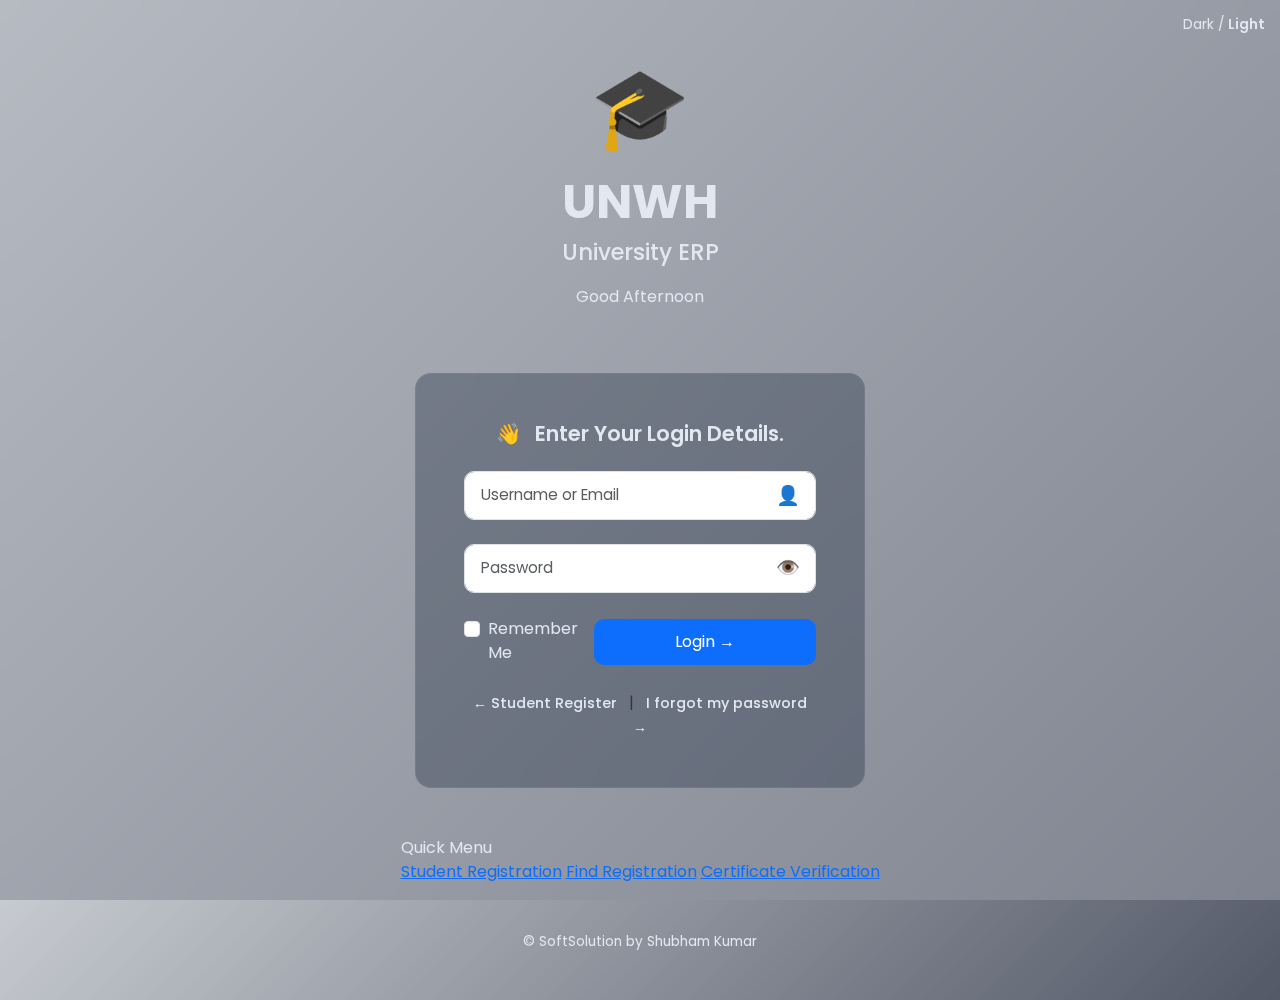
<file: index.html>
<!DOCTYPE html>
<html lang="en">
<head>
    <meta charset="UTF-8" />
    <meta name="viewport" content="width=device-width, initial-scale=1.0"/>
    <title>UNWH - University ERP</title>
    
    <link href="https://cdn.jsdelivr.net/npm/bootstrap@5.3.3/dist/css/bootstrap.min.css" rel="stylesheet">
    <link href="https://fonts.googleapis.com/css2?family=Poppins:wght@400;500;600&display=swap" rel="stylesheet">
    
    <link rel="stylesheet" href="style.css">
</head>
<body class="theme-blur">  <!-- default theme -->

    <div class="theme-toggle">
        <a href="#" class="theme-link" data-theme="dark">Dark</a> / 
        <!-----
        <a href="#" class="theme-link" data-theme="blur">Blur</a> / --> 
        <a href="#" class="theme-link active" data-theme="light">Light</a>
    </div>

    <div class="container d-flex flex-column align-items-center justify-content-center min-vh-100 py-4 py-md-5">
        
        <div class="text-center mb-4 mb-md-5">
            <div class="logo">
                <span class="graduation-cap">🎓</span>
            </div>
            <h1 class="university-name">UNWH</h1>
            <p class="erp-title">University ERP</p>
            <p class="greeting" id="greeting">Good Night</p>
        </div>

        <div class="login-card">
            <div class="card-body p-4 p-md-5">
                <h4 class="text-center mb-4 login-heading">
                    <span class="hand-emoji">👋</span> Enter Your Login Details.
                </h4>

                <form>
                    <div class="mb-4 position-relative">
                        <input type="text" class="form-control form-control-lg" placeholder="Username or Email" required>
                        <span class="input-icon user-icon">👤</span>
                    </div>

                    <div class="mb-4 position-relative">
                        <input type="password" id="passwordInput" class="form-control form-control-lg" placeholder="Password" required>
                        <span class="input-icon eye-icon" id="togglePassword">👁️</span>
                    </div>

                    <div class="d-flex flex-column flex-md-row justify-content-between align-items-center mb-4 gap-3">
                        <div class="form-check">
                            <input class="form-check-input" type="checkbox" id="rememberMe">
                            <label class="form-check-label" for="rememberMe">Remember Me</label>
                        </div>
                        <button type="submit" class="btn btn-primary btn-lg login-btn w-100 w-md-auto">
                            Login →
                        </button>
                    </div>
                </form>

                <div class="text-center quick-menu-section mt-3">
                    <a href="#" class="quick-link d-block d-md-inline">← Student Register</a>
                    <span class="mx-2 text-muted d-none d-md-inline">|</span>
                    <a href="#" class="quick-link d-block d-md-inline mt-2 mt-md-0">I forgot my password →</a>
                </div>
            </div>
        </div>

        <div class="quick-menu-box mt-4 mt-md-5">
            <div class="quick-menu-title">Quick Menu</div>
            <div class="quick-items">
                <a href="#" class="quick-item">Student Registration</a>
                <a href="#" class="quick-item">Find Registration</a>
                <a href="#" class="quick-item">Certificate Verification</a>
            </div>
        </div>

        <footer class="mt-4 mt-md-5 text-center copyright">
            © SoftSolution by Shubham Kumar 
        </footer>

    </div>

    <script src="https://cdn.jsdelivr.net/npm/bootstrap@5.3.3/dist/js/bootstrap.bundle.min.js"></script>
    <script>
        // Password toggle
        const togglePassword = document.querySelector('#togglePassword');
        const passwordInput = document.querySelector('#passwordInput');
        if (togglePassword && passwordInput) {
            togglePassword.addEventListener('click', function () {
                const type = passwordInput.getAttribute('type') === 'password' ? 'text' : 'password';
                passwordInput.setAttribute('type', type);
                this.textContent = type === 'password' ? '👁️' : '🙈';
            });
        }

        // Auto Greeting
        function updateGreeting() {
            const hour = new Date().getHours();
            let greeting = "Good Night";
            if (hour >= 5 && hour < 12) greeting = "Good Morning";
            else if (hour >= 12 && hour < 17) greeting = "Good Afternoon";
            else if (hour >= 17 && hour < 21) greeting = "Good Evening";
            document.getElementById('greeting').textContent = greeting;
        }
        updateGreeting();
        setInterval(updateGreeting, 3600000);

        // Theme Switch
        const themeLinks = document.querySelectorAll('.theme-link');
        const body = document.body;

        themeLinks.forEach(link => {
            link.addEventListener('click', function(e) {
                e.preventDefault();
                
                // Remove active from all
                themeLinks.forEach(l => l.classList.remove('active'));
                // Add active to clicked
                this.classList.add('active');

                const theme = this.getAttribute('data-theme');
                
                // Remove all theme classes first
                body.classList.remove('theme-light', 'theme-dark', 'theme-blur');
                
                // Add selected theme class
                body.classList.add(`theme-${theme}`);
            });
        });
    </script>
</body>
</html>
</file>
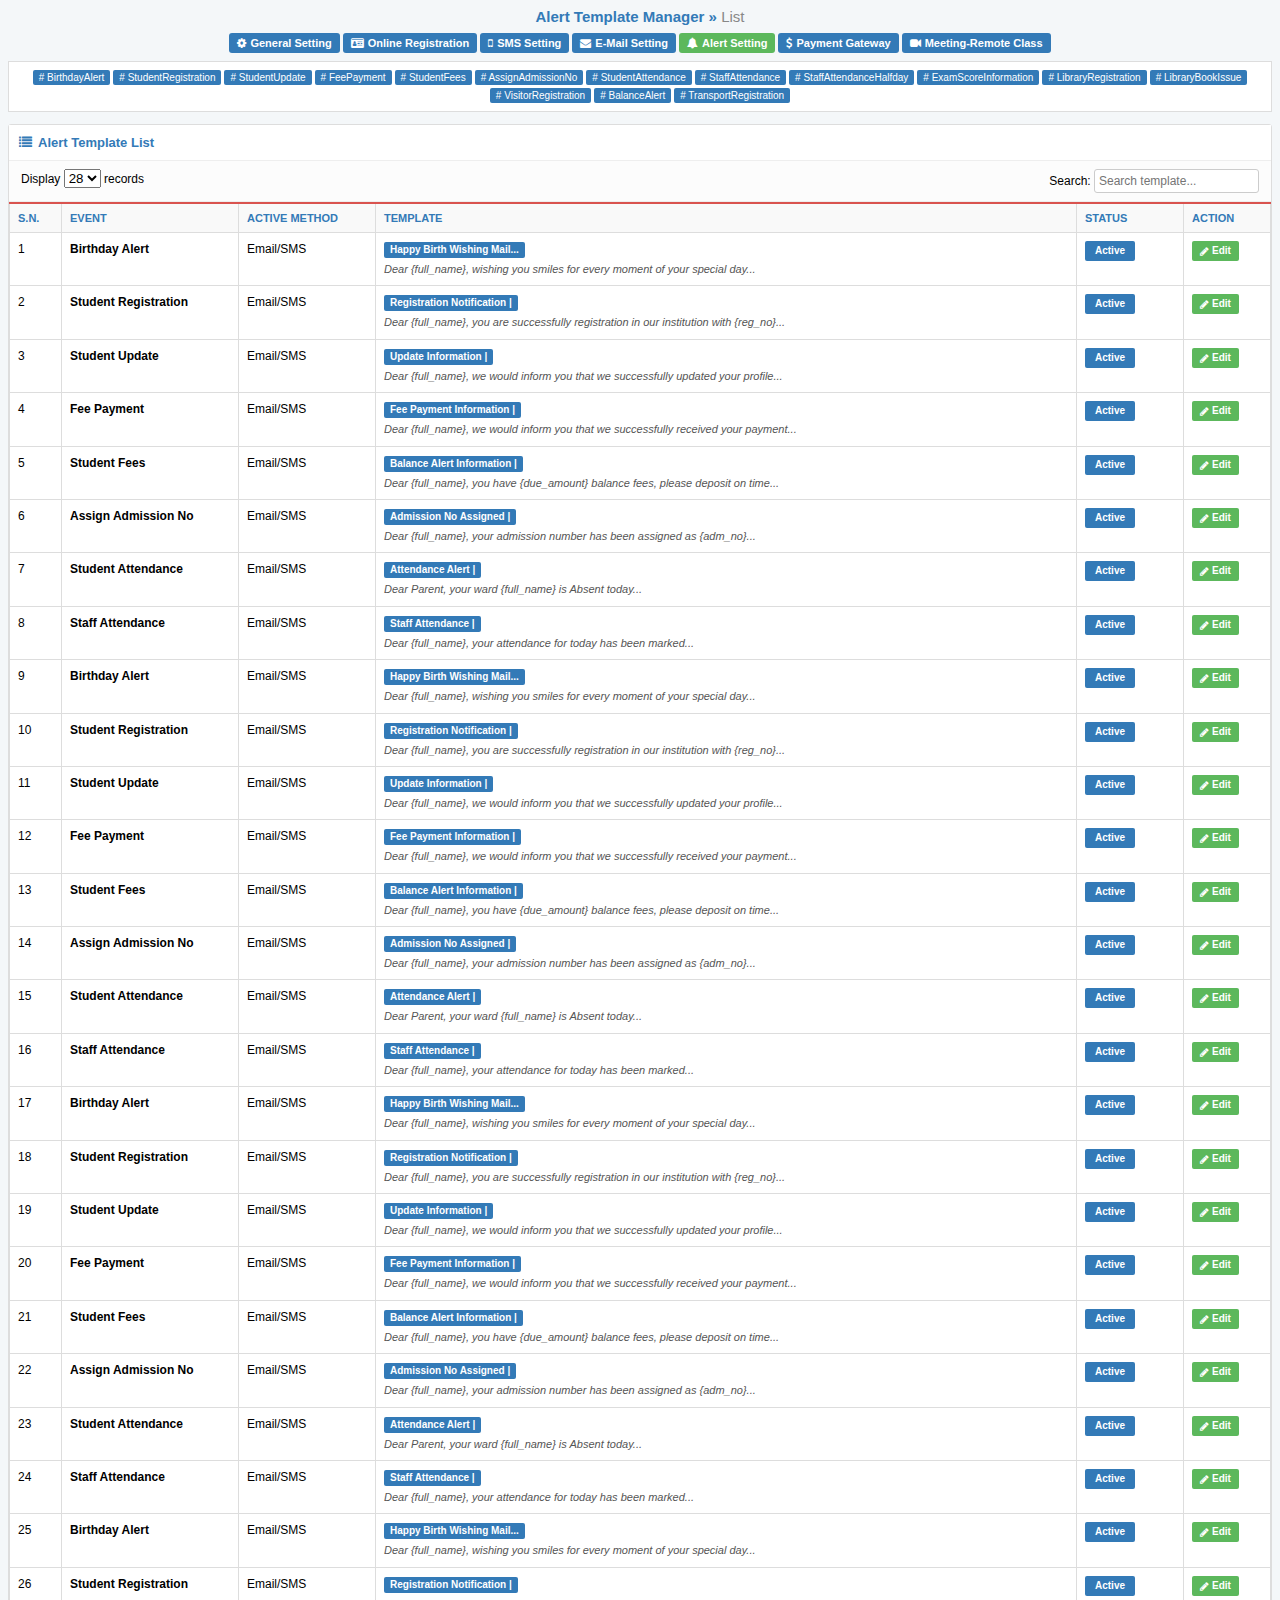
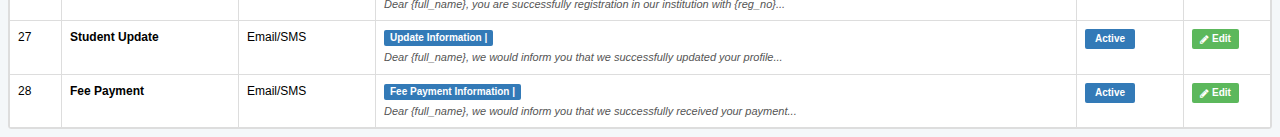
<file: admincontrolalerttemplatingsetting.html>
<!DOCTYPE html>
<html lang="en">
<head>
    <meta charset="UTF-8">
    <meta name="viewport" content="width=device-width, initial-scale=1.0">
    <title>Alert Template Manager - ERP95 Final</title>
    <link rel="stylesheet" href="https://cdnjs.cloudflare.com/ajax/libs/font-awesome/4.7.0/css/font-awesome.min.css">
    <style>
        body { margin: 0; padding: 8px; background-color: #f4f7f9; font-family: 'Segoe UI', Tahoma, sans-serif; font-size: 12px; }
        
        /* Header Title */
        .page-title { text-align: center; color: #337ab7; font-size: 15px; margin-bottom: 8px; font-weight: bold; }
        .page-title span { color: #888; font-weight: normal; }

        /* Navigation */
        .top-nav { display: flex; justify-content: center; flex-wrap: wrap; gap: 3px; margin-bottom: 8px; }
        .btn-blue { background: #337ab7; color: white !important; text-decoration: none; padding: 4px 8px; border-radius: 3px; display: flex; align-items: center; gap: 4px; font-weight: bold; font-size: 11px; }
        .btn-green { background: #5cb85c; color: white !important; text-decoration: none; padding: 4px 8px; border-radius: 3px; display: flex; align-items: center; gap: 4px; font-weight: bold; font-size: 11px; }

        .sub-nav { display: flex; justify-content: center; flex-wrap: wrap; gap: 3px; margin-bottom: 12px; padding: 8px; background: #fff; border: 1px solid #ddd; }
        .btn-sub { background: #337ab7; color: white !important; text-decoration: none; padding: 2px 6px; border-radius: 2px; font-size: 10px; }

        /* Table */
        .table-container { background: #fff; border: 1px solid #ddd; border-radius: 3px; }
        .table-header { background: #fff; color: #337ab7; padding: 10px; font-weight: bold; border-bottom: 1px solid #eee; display: flex; align-items: center; gap: 6px; font-size: 13px; }
        
        .search-row { display: flex; justify-content: space-between; padding: 8px 12px; background: #fcfcfc; border-bottom: 1px solid #eee; }
        .search-row input { border: 1px solid #ccc; padding: 4px; border-radius: 3px; font-size: 12px; }

        .data-table { width: 100%; border-collapse: collapse; }
        .data-table th { background: #f9f9f9; border: 1px solid #ddd; padding: 8px; text-align: left; color: #337ab7; border-top: 2px solid #d9534f; font-size: 11px; }
        .data-table td { border: 1px solid #ddd; padding: 8px; vertical-align: top; font-size: 12px; line-height: 1.4; }
        
        /* Template Content */
        .tpl-badge { background: #337ab7; color: white; padding: 1px 6px; border-radius: 2px; font-size: 10px; font-weight: bold; margin-bottom: 4px; display: inline-block; }
        .tpl-text { color: #555; display: block; font-style: italic; font-size: 11px; }
        
        /* Status & Action Buttons */
        .status-btn { color: white !important; padding: 3px 10px; border-radius: 2px; text-decoration: none; font-size: 10px; font-weight: bold; display: inline-block; transition: 0.3s; }
        .active-state { background: #337ab7; }
        .inactive-state { background: #d9534f; }
        
        .edit-btn { background: #5cb85c; color: white !important; padding: 3px 8px; border-radius: 2px; text-decoration: none; font-size: 10px; font-weight: bold; display: inline-flex; align-items: center; gap: 3px; }
    </style>
</head>
<body>

<div class="page-title">Alert Template Manager » <span>List</span></div>

<div class="top-nav">
    <a href="javascript:void(0);" onclick="navAction('General Setting')" class="btn-blue"><i class="fa fa-cog"></i> General Setting</a>
    <a href="javascript:void(0);" onclick="navAction('Online Registration')" class="btn-blue"><i class="fa fa-id-card"></i> Online Registration</a>
    <a href="javascript:void(0);" onclick="navAction('SMS Setting')" class="btn-blue"><i class="fa fa-mobile"></i> SMS Setting</a>
    <a href="javascript:void(0);" onclick="navAction('Email Setting')" class="btn-blue"><i class="fa fa-envelope"></i> E-Mail Setting</a>
    <a href="javascript:void(0);" onclick="navAction('Alert Setting')" class="btn-green"><i class="fa fa-bell"></i> Alert Setting</a>
    <a href="javascript:void(0);" onclick="navAction('Payment Gateway')" class="btn-blue"><i class="fa fa-dollar"></i> Payment Gateway</a>
    <a href="javascript:void(0);" onclick="navAction('Meeting')" class="btn-blue"><i class="fa fa-video-camera"></i> Meeting-Remote Class</a>
</div>

<div class="sub-nav">
    <script>
        const subItems = ["BirthdayAlert", "StudentRegistration", "StudentUpdate", "FeePayment", "StudentFees", "AssignAdmissionNo", "StudentAttendance", "StaffAttendance", "StaffAttendanceHalfday", "ExamScoreInformation", "LibraryRegistration", "LibraryBookIssue", "VisitorRegistration", "BalanceAlert", "TransportRegistration"];
        subItems.forEach(item => {
            document.write(`<a href="javascript:void(0);" onclick="navAction('${item}')" class="btn-sub"># ${item}</a>`);
        });
    </script>
</div>

<div class="table-container">
    <div class="table-header"><i class="fa fa-list"></i> Alert Template List</div>
    
    <div class="search-row">
        <div>Display <select><option>28</option></select> records</div>
        <div>Search: <input type="text" onkeyup="filterTable(this)" placeholder="Search template..."></div>
    </div>

    <table class="data-table" id="templateTable">
        <thead>
            <tr>
                <th style="width: 35px;">S.N.</th>
                <th style="width: 160px;">EVENT</th>
                <th style="width: 120px;">ACTIVE METHOD</th>
                <th>TEMPLATE</th>
                <th style="width: 90px;">STATUS</th>
                <th style="width: 70px;">ACTION</th>
            </tr>
        </thead>
        <tbody id="tableBody">
            </tbody>
    </table>
</div>

<script>
    // Full Data Object for all 28 entries
    const templateData = [
        { event: "Birthday Alert", badge: "Happy Birth Wishing Mail...", text: "Dear {full_name}, wishing you smiles for every moment of your special day..." },
        { event: "Student Registration", badge: "Registration Notification |", text: "Dear {full_name}, you are successfully registration in our institution with {reg_no}..." },
        { event: "Student Update", badge: "Update Information |", text: "Dear {full_name}, we would inform you that we successfully updated your profile..." },
        { event: "Fee Payment", badge: "Fee Payment Information |", text: "Dear {full_name}, we would inform you that we successfully received your payment..." },
        { event: "Student Fees", badge: "Balance Alert Information |", text: "Dear {full_name}, you have {due_amount} balance fees, please deposit on time..." },
        { event: "Assign Admission No", badge: "Admission No Assigned |", text: "Dear {full_name}, your admission number has been assigned as {adm_no}..." },
        { event: "Student Attendance", badge: "Attendance Alert |", text: "Dear Parent, your ward {full_name} is Absent today..." },
        { event: "Staff Attendance", badge: "Staff Attendance |", text: "Dear {full_name}, your attendance for today has been marked..." }
        // ... more data can be added to this array
    ];

    // Function to render table
    function renderTable() {
        const body = document.getElementById('tableBody');
        for (let i = 0; i < 28; i++) {
            const data = templateData[i % templateData.length];
            const row = `
                <tr>
                    <td>${i + 1}</td>
                    <td><b>${data.event}</b></td>
                    <td>Email/SMS</td>
                    <td>
                        <span class="tpl-badge">${data.badge}</span>
                        <span class="tpl-text">${data.text}</span>
                    </td>
                    <td>
                        <a href="javascript:void(0);" onclick="toggleStatus(this)" class="status-btn active-state">Active</a>
                    </td>
                    <td>
                        <a href="javascript:void(0);" onclick="editAction(${i+1})" class="edit-btn"><i class="fa fa-pencil"></i> Edit</a>
                    </td>
                </tr>`;
            body.innerHTML += row;
        }
    }

    // Working JavaScript Calls
    function navAction(page) {
        console.log("Navigating to: " + page);
        alert("Redirecting to: " + page + "\n(PHP call ready)");
    }

    function toggleStatus(btn) {
        if (btn.classList.contains('active-state')) {
            btn.classList.remove('active-state');
            btn.classList.add('inactive-state');
            btn.innerText = "Inactive";
        } else {
            btn.classList.remove('inactive-state');
            btn.classList.add('active-state');
            btn.innerText = "Active";
        }
        console.log("Status changed to: " + btn.innerText);
    }

    function editAction(id) {
        alert("Opening Template Editor for ID: " + id);
    }

    function filterTable(input) {
        let filter = input.value.toUpperCase();
        let rows = document.getElementById("templateTable").getElementsByTagName("tr");
        for (let i = 1; i < rows.length; i++) {
            let td = rows[i].getElementsByTagName("td")[1];
            if (td) {
                let textValue = td.textContent || td.innerText;
                rows[i].style.display = textValue.toUpperCase().indexOf(filter) > -1 ? "" : "none";
            }
        }
    }

    window.onload = renderTable;
</script>

</body>
</html>
</file>
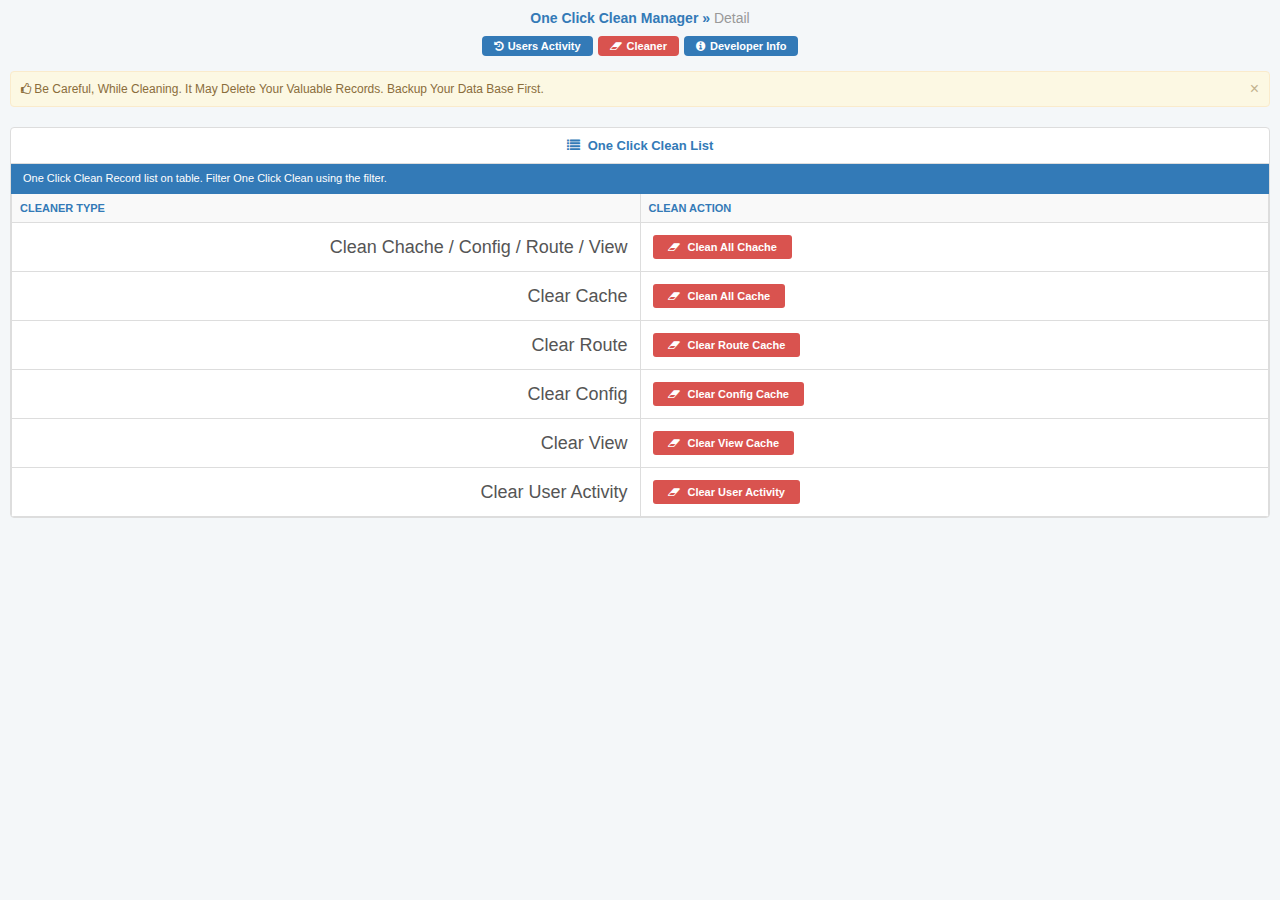
<file: admincontrolcacheclearnow.html>
<!DOCTYPE html>
<html lang="en">
<head>
    <meta charset="UTF-8">
    <meta name="viewport" content="width=device-width, initial-scale=1.0">
    <title>One Click Clean Manager - ERP97</title>
    <link rel="stylesheet" href="https://cdnjs.cloudflare.com/ajax/libs/font-awesome/4.7.0/css/font-awesome.min.css">
    <style>
        body { margin: 0; padding: 10px; background-color: #f4f7f9; font-family: 'Segoe UI', Arial, sans-serif; font-size: 12px; }
        
        /* Header & Nav */
        .page-title { text-align: center; color: #337ab7; font-size: 14px; margin-bottom: 10px; font-weight: bold; text-transform: capitalize; }
        .page-title span { color: #999; font-weight: normal; }
        
        .top-nav { display: flex; justify-content: center; gap: 5px; margin-bottom: 15px; }
        .btn-nav { color: white !important; text-decoration: none; padding: 4px 12px; border-radius: 4px; font-weight: bold; display: flex; align-items: center; gap: 5px; font-size: 11px; }
        .blue-btn { background: #337ab7; }
        .red-btn { background: #d9534f; }

        /* Warning Alert */
        .alert-warning { background-color: #fcf8e3; border: 1px solid #faebcc; color: #8a6d3b; padding: 10px; border-radius: 4px; margin-bottom: 20px; font-size: 12px; position: relative; }
        .alert-warning .close { position: absolute; right: 10px; top: 8px; cursor: pointer; font-size: 16px; opacity: 0.5; }

        /* Table */
        .table-container { background: #fff; border: 1px solid #ddd; border-radius: 4px; overflow: hidden; }
        .table-header { padding: 10px; text-align: center; color: #337ab7; font-weight: bold; border-bottom: 1px solid #ddd; display: flex; align-items: center; justify-content: center; gap: 8px; font-size: 13px; }
        
        .clean-info-bar { background: #337ab7; color: white; padding: 8px 12px; font-size: 11px; font-weight: 500; }

        .data-table { width: 100%; border-collapse: collapse; }
        .data-table th { background: #f9f9f9; border: 1px solid #ddd; padding: 8px; text-align: left; color: #337ab7; border-top: 2px solid #337ab7; font-size: 11px; text-transform: uppercase; }
        .data-table td { border: 1px solid #ddd; padding: 12px; vertical-align: middle; }
        
        /* Action Button Styles */
        .type-text { font-size: 18px; color: #555; text-align: right; padding-right: 40px; }
        .btn-clean { background: #d9534f; color: white !important; text-decoration: none; padding: 6px 15px; border-radius: 3px; font-size: 11px; font-weight: bold; display: inline-flex; align-items: center; gap: 8px; transition: 0.2s; }
        .btn-clean:hover { background: #c9302c; }
    </style>
</head>
<body>

<div class="page-title">One Click Clean Manager » <span>Detail</span></div>

<div class="top-nav">
    <a href="javascript:void(0);" onclick="jsNavigate('Users Activity')" class="btn-nav blue-btn"><i class="fa fa-history"></i> Users Activity</a>
    <a href="javascript:void(0);" onclick="jsNavigate('Cleaner')" class="btn-nav red-btn"><i class="fa fa-eraser"></i> Cleaner</a>
    <a href="javascript:void(0);" onclick="jsNavigate('Developer Info')" class="btn-nav blue-btn"><i class="fa fa-info-circle"></i> Developer Info</a>
</div>

<div class="alert-warning">
    <i class="fa fa-thumbs-o-up"></i> Be Careful, While Cleaning. It May Delete Your Valuable Records. Backup Your Data Base First.
    <span class="close" onclick="this.parentElement.style.display='none'">&times;</span>
</div>

<div class="table-container">
    <div class="table-header"><i class="fa fa-list"></i> One Click Clean List</div>
    <div class="clean-info-bar">One Click Clean Record list on table. Filter One Click Clean using the filter.</div>
    
    <table class="data-table">
        <thead>
            <tr>
                <th style="width: 50%;">CLEANER TYPE</th>
                <th style="width: 50%;">CLEAN ACTION</th>
            </tr>
        </thead>
        <tbody>
            <tr>
                <td class="type-text">Clean Chache / Config / Route / View</td>
                <td>
                    <a href="javascript:void(0);" onclick="jsClean('All Chache')" class="btn-clean"><i class="fa fa-eraser"></i> Clean All Chache</a>
                </td>
            </tr>

            <tr>
                <td class="type-text">Clear Cache</td>
                <td>
                    <a href="javascript:void(0);" onclick="jsClean('All Cache')" class="btn-clean"><i class="fa fa-eraser"></i> Clean All Cache</a>
                </td>
            </tr>

            <tr>
                <td class="type-text">Clear Route</td>
                <td>
                    <a href="javascript:void(0);" onclick="jsClean('Route Cache')" class="btn-clean"><i class="fa fa-eraser"></i> Clear Route Cache</a>
                </td>
            </tr>

            <tr>
                <td class="type-text">Clear Config</td>
                <td>
                    <a href="javascript:void(0);" onclick="jsClean('Config Cache')" class="btn-clean"><i class="fa fa-eraser"></i> Clear Config Cache</a>
                </td>
            </tr>

            <tr>
                <td class="type-text">Clear View</td>
                <td>
                    <a href="javascript:void(0);" onclick="jsClean('View Cache')" class="btn-clean"><i class="fa fa-eraser"></i> Clear View Cache</a>
                </td>
            </tr>

            <tr>
                <td class="type-text">Clear User Activity</td>
                <td>
                    <a href="javascript:void(0);" onclick="jsClean('User Activity')" class="btn-clean"><i class="fa fa-eraser"></i> Clear User Activity</a>
                </td>
            </tr>
        </tbody>
    </table>
</div>

<script>
    /**
     * Navigation Logic
     * Aap yahan window.location use kar sakte hain PHP pages ke liye.
     */
    function jsNavigate(module) {
        console.log("Navigating to: " + module);
        alert("Redirecting to " + module + " module...");
    }

    /**
     * Cleaning Action Logic
     * Baad mein yahan AJAX call lagakar PHP script run kar sakte hain.
     */
    function jsClean(type) {
        let confirmation = confirm("Are you sure you want to " + type + "? This action cannot be undone.");
        if (confirmation) {
            console.log("Executing PHP clean command for: " + type);
            alert(type + " cleaned successfully! (JS call linked)");
        }
    }
</script>

</body>
</html>
</file>
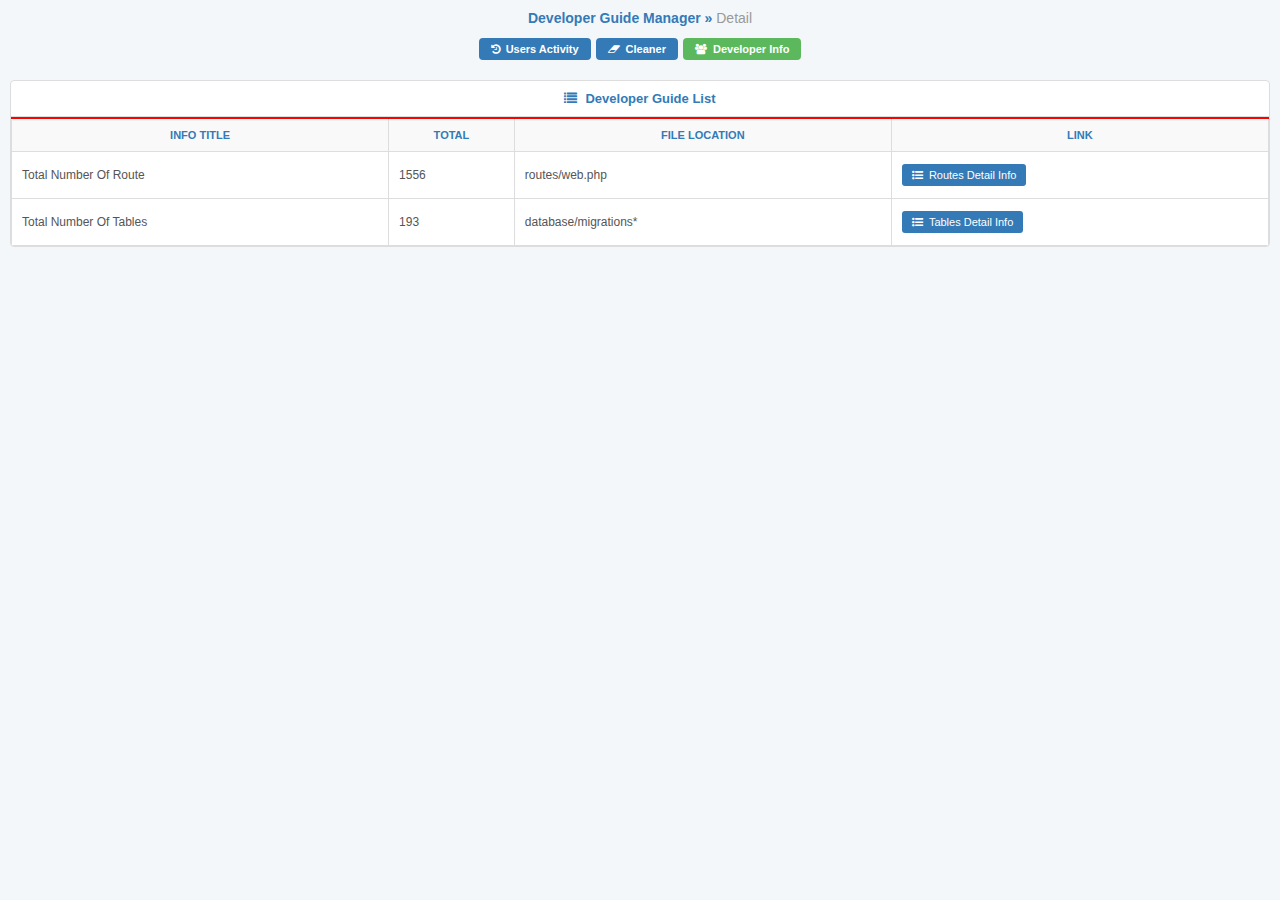
<file: admincontroldeveloperguide.html>
<!DOCTYPE html>
<html lang="en">
<head>
    <meta charset="UTF-8">
    <meta name="viewport" content="width=device-width, initial-scale=1.0">
    <title>Developer Guide Manager - ERP99</title>
    <link rel="stylesheet" href="https://cdnjs.cloudflare.com/ajax/libs/font-awesome/4.7.0/css/font-awesome.min.css">
    <style>
        body { margin: 0; padding: 10px; background-color: #f4f7f9; font-family: 'Segoe UI', Tahoma, sans-serif; font-size: 12px; color: #333; }
        
        /* Header */
        .page-title { text-align: center; color: #337ab7; font-size: 14px; margin-bottom: 12px; font-weight: bold; }
        .page-title span { color: #999; font-weight: normal; }
        
        /* Top Navigation */
        .top-nav { display: flex; justify-content: center; gap: 5px; margin-bottom: 20px; }
        .btn-nav { color: white !important; text-decoration: none; padding: 5px 12px; border-radius: 4px; font-weight: bold; display: flex; align-items: center; gap: 6px; font-size: 11px; transition: 0.2s; }
        .blue-btn { background: #337ab7; }
        .green-btn { background: #5cb85c; }
        
        /* Table Structure */
        .table-container { background: #fff; border: 1px solid #ddd; border-radius: 4px; overflow: hidden; }
        .table-header { padding: 10px; text-align: center; color: #337ab7; font-weight: bold; border-bottom: 1px solid #ddd; display: flex; align-items: center; justify-content: center; gap: 8px; font-size: 13px; }
        
        .data-table { width: 100%; border-collapse: collapse; }
        .data-table th { background: #f9f9f9; border: 1px solid #ddd; padding: 10px; text-align: center; color: #337ab7; border-top: 2px solid red; font-size: 11px; text-transform: uppercase; }
        .data-table td { border: 1px solid #ddd; padding: 12px 10px; vertical-align: middle; color: #555; }
        
        /* Specific Button Style */
        .btn-info { background: #337ab7; color: white !important; text-decoration: none; padding: 5px 10px; border-radius: 3px; font-size: 11px; display: inline-flex; align-items: center; gap: 6px; transition: 0.3s; }
        .btn-info:hover { background: #286090; }
        
        /* Alignments */
        .text-left { text-align: left; }
        .text-center { text-align: center; }
    </style>
</head>
<body>

<div class="page-title">Developer Guide Manager » <span>Detail</span></div>

<div class="top-nav">
    <a href="javascript:void(0);" onclick="handleAction('Users Activity')" class="btn-nav blue-btn"><i class="fa fa-history"></i> Users Activity</a>
    <a href="javascript:void(0);" onclick="handleAction('Cleaner')" class="btn-nav blue-btn"><i class="fa fa-eraser"></i> Cleaner</a>
    <a href="javascript:void(0);" onclick="handleAction('Developer Info')" class="btn-nav green-btn"><i class="fa fa-users"></i> Developer Info</a>
</div>

<div class="table-container">
    <div class="table-header"><i class="fa fa-list"></i> Developer Guide List</div>
    
    <table class="data-table">
        <thead>
            <tr>
                <th style="width: 30%;">INFO TITLE</th>
                <th style="width: 10%;">TOTAL</th>
                <th style="width: 30%;">FILE LOCATION</th>
                <th style="width: 30%;">LINK</th>
            </tr>
        </thead>
        <tbody>
            <tr>
                <td class="text-left">Total Number Of Route</td>
                <td class="text-left">1556</td>
                <td class="text-left">routes/web.php</td>
                <td class="text-left">
                    <a href="javascript:void(0);" onclick="handleAction('Routes Detail Info')" class="btn-info">
                        <i class="fa fa-list-ul"></i> Routes Detail Info
                    </a>
                </td>
            </tr>

            <tr>
                <td class="text-left">Total Number Of Tables</td>
                <td class="text-left">193</td>
                <td class="text-left">database/migrations*</td>
                <td class="text-left">
                    <a href="javascript:void(0);" onclick="handleAction('Tables Detail Info')" class="btn-info">
                        <i class="fa fa-list-ul"></i> Tables Detail Info
                    </a>
                </td>
            </tr>
        </tbody>
    </table>
</div>

<script>
    /**
     * Central Action Handler
     * Is function ko aap baad mein AJAX ya window.location ke liye PHP se connect kar sakte hain.
     */
    function handleAction(actionType) {
        // Console log for debugging
        console.log("Button Clicked: " + actionType);
        
        // Visual feedback
        alert("JS Call: Executing action for " + actionType);
        
        // Example for PHP connection:
        // if(actionType === 'Cleaner') { window.location.href = 'cleaner.php'; }
    }
</script>

</body>
</html>
</file>
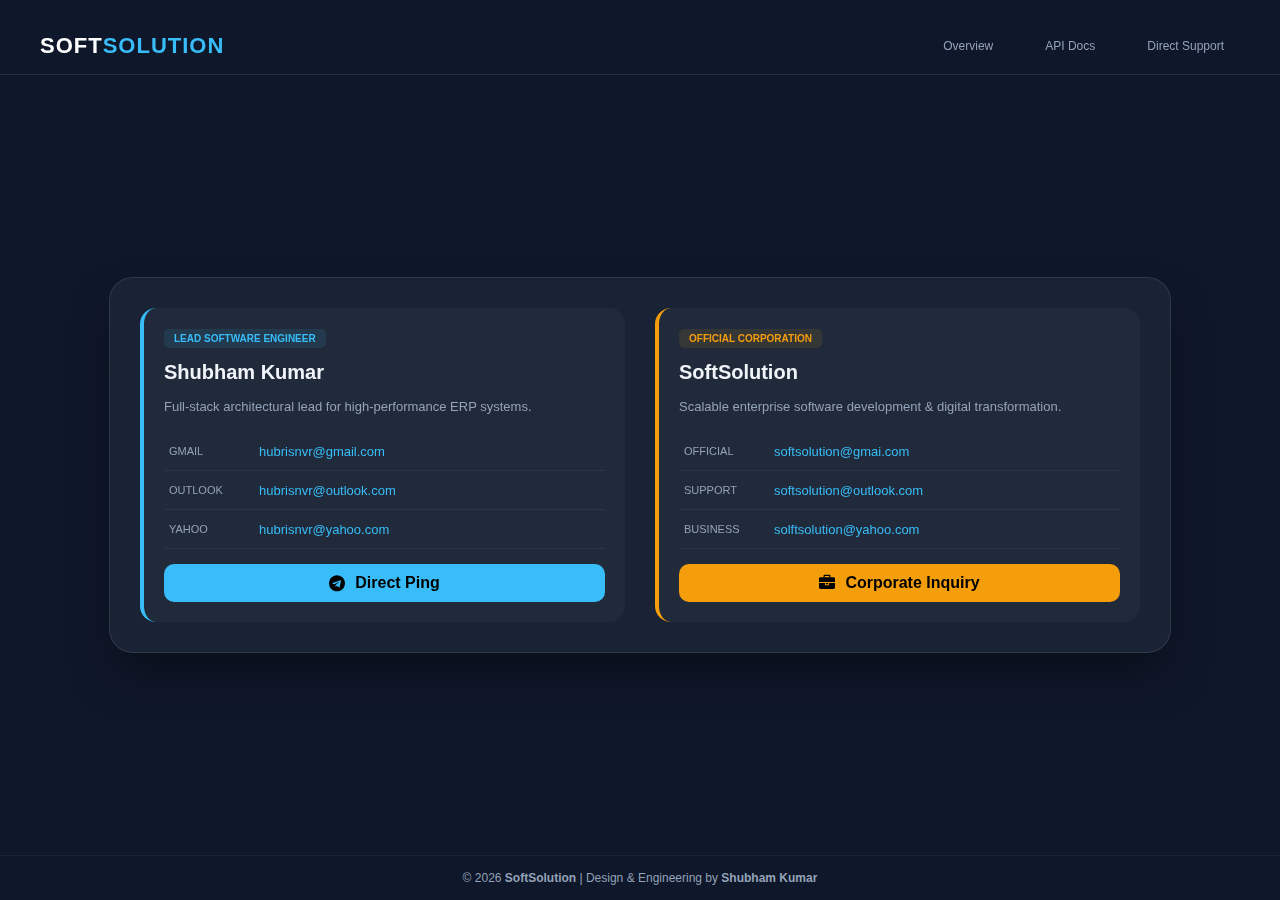
<file: admincontrolemail.html>
<!DOCTYPE html>
<html lang="en">
<head>
    <meta charset="UTF-8">
    <meta name="viewport" content="width=device-width, initial-scale=1.0">
    <title>SoftSolution | Developer Portal</title>
    <link rel="stylesheet" href="https://cdnjs.cloudflare.com/ajax/libs/font-awesome/4.7.0/css/font-awesome.min.css">
    <style>
        /* Hidden Scrollbar but functional */
        ::-webkit-scrollbar { display: none; }
        
        :root {
            --bg: #0f172a;
            --card-bg: rgba(30, 41, 59, 0.7);
            --accent: #38bdf8;
            --text-main: #f1f5f9;
            --text-dim: #94a3b8;
        }

        body { 
            margin: 0; 
            padding: 0; 
            background: var(--bg); 
            color: var(--text-main);
            font-family: 'Segoe UI', Roboto, sans-serif;
            height: 100vh;
            overflow: hidden; /* Scrollbar Hatane ke liye */
            display: flex;
            flex-direction: column;
        }

        /* Dynamic Topbar */
        .header {
            background: rgba(15, 23, 42, 0.9);
            backdrop-filter: blur(10px);
            padding: 12px 40px;
            display: flex;
            justify-content: space-between;
            align-items: center;
            border-bottom: 1px solid rgba(255,255,255,0.1);
        }

        .logo-text {
            font-size: 22px;
            font-weight: 800;
            letter-spacing: 1px;
            color: #fff;
            text-transform: uppercase;
        }

        .logo-text span { color: var(--accent); }

        .nav-menu { display: flex; gap: 20px; }
        .nav-link {
            color: var(--text-dim);
            text-decoration: none;
            font-size: 12px;
            padding: 8px 15px;
            border-radius: 20px;
            border: 1px solid transparent;
            transition: 0.3s;
        }
        .nav-link:hover { border-color: var(--accent); color: white; }

        /* Main Viewport */
        .viewport {
            flex: 1;
            display: flex;
            align-items: center;
            justify-content: center;
            padding: 20px;
        }

        .glass-panel {
            width: 100%;
            max-width: 1000px;
            background: var(--card-bg);
            backdrop-filter: blur(15px);
            border: 1px solid rgba(255,255,255,0.1);
            border-radius: 24px;
            padding: 30px;
            display: grid;
            grid-template-columns: 1fr 1fr;
            gap: 30px;
            box-shadow: 0 25px 50px -12px rgba(0, 0, 0, 0.5);
        }

        /* Profile Section */
        .profile-box {
            background: rgba(255,255,255,0.03);
            border-radius: 16px;
            padding: 20px;
            border-left: 4px solid var(--accent);
        }

        .badge {
            background: rgba(56, 189, 248, 0.1);
            color: var(--accent);
            padding: 4px 10px;
            border-radius: 5px;
            font-size: 10px;
            font-weight: bold;
            text-transform: uppercase;
        }

        h2 { margin: 15px 0 5px 0; font-size: 20px; }
        p { color: var(--text-dim); font-size: 13px; line-height: 1.5; }

        /* Table Styling */
        .email-table { width: 100%; border-collapse: collapse; margin-top: 15px; }
        .email-table td { padding: 10px 5px; border-bottom: 1px solid rgba(255,255,255,0.05); }
        .label { color: var(--text-dim); font-size: 11px; width: 80px; }
        .email-val { color: var(--accent); text-decoration: none; font-size: 13px; cursor: pointer; transition: 0.2s; }
        .email-val:hover { color: white; text-shadow: 0 0 8px var(--accent); }

        /* Button */
        .btn-connect {
            display: flex;
            align-items: center;
            justify-content: center;
            gap: 10px;
            background: var(--accent);
            color: #000 !important;
            padding: 10px;
            border-radius: 10px;
            font-weight: bold;
            text-decoration: none;
            margin-top: 15px;
            transition: 0.3s;
            cursor: pointer;
        }
        .btn-connect:hover { transform: translateY(-2px); box-shadow: 0 10px 20px rgba(56, 189, 248, 0.3); }

        /* Footer */
        .footer {
            background: rgba(15, 23, 42, 0.9);
            padding: 15px;
            text-align: center;
            font-size: 12px;
            color: var(--text-dim);
            border-top: 1px solid rgba(255,255,255,0.05);
        }
    </style>
</head>
<body>
<br>
<header class="header">
    <div class="logo-text" onclick="jsCall('Logo')">Soft<span>Solution</span></div>
    <div class="nav-menu">
        <a class="nav-link" onclick="jsCall('Overview')">Overview</a>
        <a class="nav-link" onclick="jsCall('API')">API Docs</a>
        <a class="nav-link" onclick="jsCall('Support')">Direct Support</a>
    </div>
</header>

<div class="viewport">
    <div class="glass-panel">
        
        <div class="profile-box">
            <span class="badge">Lead Software Engineer</span>
            <h2>Shubham Kumar</h2>
            <p>Full-stack architectural lead for high-performance ERP systems.</p>
            
            <table class="email-table">
                <tr><td class="label">GMAIL</td><td><a class="email-val" onclick="jsEmail('hubrisnvr@gmail.com')">hubrisnvr@gmail.com</a></td></tr>
                <tr><td class="label">OUTLOOK</td><td><a class="email-val" onclick="jsEmail('hubrisnvr@outlook.com')">hubrisnvr@outlook.com</a></td></tr>
                <tr><td class="label">YAHOO</td><td><a class="email-val" onclick="jsEmail('hubrisnvr@yahoo.com')">hubrisnvr@yahoo.com</a></td></tr>
            </table>
            
            <a class="btn-connect" onclick="jsCall('Message Shubham')">
                <i class="fa fa-telegram"></i> Direct Ping
            </a>
        </div>

        <div class="profile-box" style="border-left-color: #f59e0b;">
            <span class="badge" style="color:#f59e0b; background:rgba(245,158,11,0.1);">Official Corporation</span>
            <h2>SoftSolution</h2>
            <p>Scalable enterprise software development & digital transformation.</p>
            
            <table class="email-table">
                <tr><td class="label">OFFICIAL</td><td><a class="email-val" onclick="jsEmail('softsolution@gmai.com')">softsolution@gmai.com</a></td></tr>
                <tr><td class="label">SUPPORT</td><td><a class="email-val" onclick="jsEmail('softsolution@outlook.com')">softsolution@outlook.com</a></td></tr>
                <tr><td class="label">BUSINESS</td><td><a class="email-val" onclick="jsEmail('solftsolution@yahoo.com')">solftsolution@yahoo.com</a></td></tr>
            </table>
            
            <a class="btn-connect" style="background:#f59e0b" onclick="jsCall('Business Hire')">
                <i class="fa fa-briefcase"></i> Corporate Inquiry
            </a>
        </div>

    </div>
</div>

<footer class="footer">
    &copy; 2026 <b>SoftSolution</b> | Design & Engineering by <b>Shubham Kumar</b>
</footer>

<script>
    // Pure JavaScript with Console Log for PHP
    function jsCall(action) {
        console.log("PHP-TRIGGER: " + action);
        alert("Success: " + action + " call initialized.");
    }

    function jsEmail(email) {
        console.log("Opening Mailer for: " + email);
        window.location.href = "mailto:" + email + "?subject=SoftSolution Inquiry";
    }
</script>

</body>
</html>
</file>
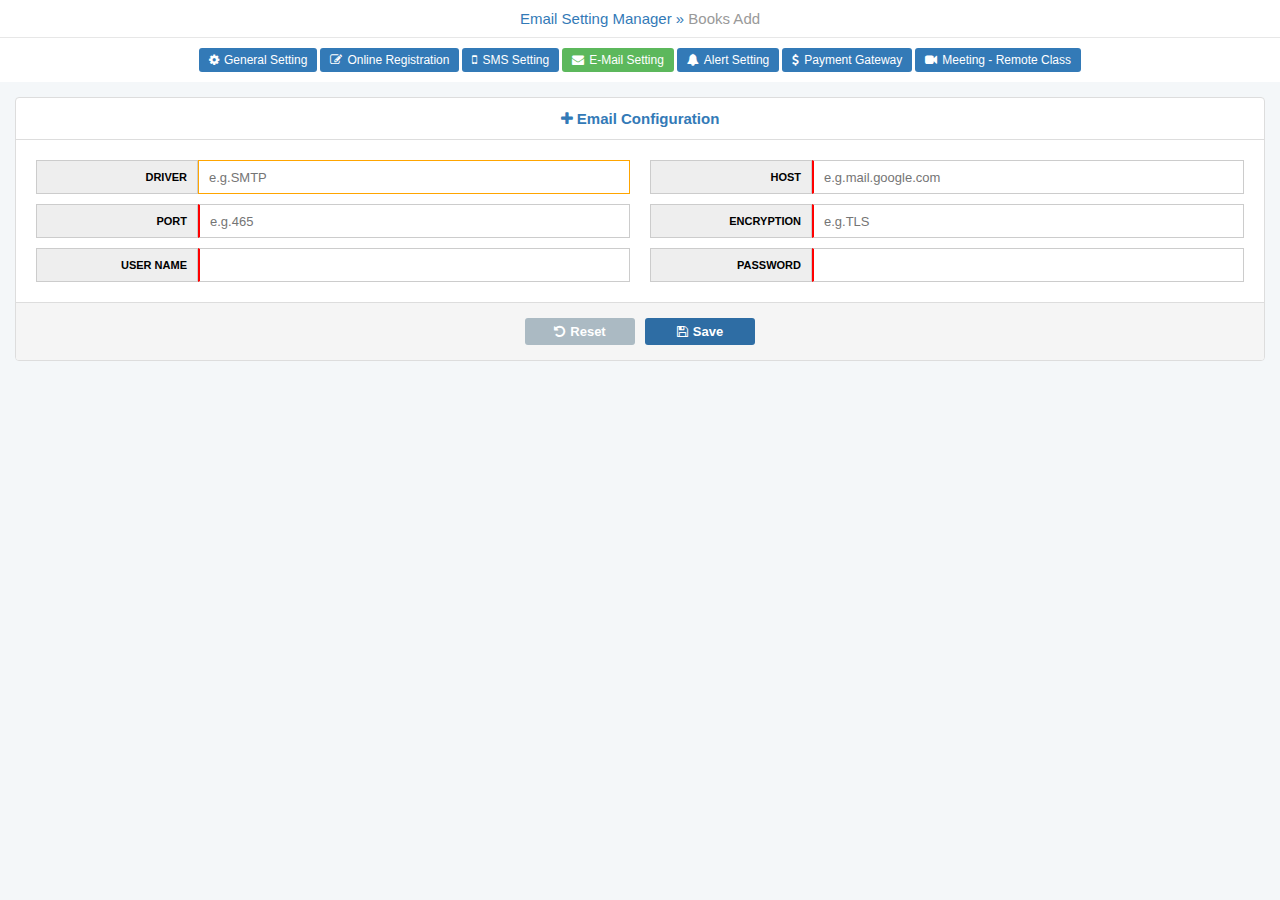
<file: admincontrolemailsetting.html>
<!DOCTYPE html>
<html lang="en">
<head>
    <meta charset="UTF-8">
    <meta name="viewport" content="width=device-width, initial-scale=1.0">
    <title>Email Setting Manager - ERP94</title>
    <link rel="stylesheet" href="https://cdnjs.cloudflare.com/ajax/libs/font-awesome/4.7.0/css/font-awesome.min.css">
    
    <style>
        body { margin: 0; padding: 0; background-color: #f4f7f9; font-family: 'Helvetica Neue', Helvetica, Arial, sans-serif; }
        
        /* Main Header Text */
        .page-title-bar { text-align: center; padding: 10px 0; background: #fff; border-bottom: 1px solid #e7e7e7; }
        .page-title-bar h2 { margin: 0; font-size: 15px; color: #337ab7; font-weight: 500; }
        .page-title-bar span { color: #999; font-weight: 300; }

        /* Top Navigation Buttons */
        .nav-container { display: flex; justify-content: center; gap: 3px; padding: 10px 0; background: #fff; flex-wrap: wrap; }
        .btn-nav {
            color: white !important; padding: 5px 10px; text-decoration: none; border-radius: 3px;
            font-size: 12px; display: flex; align-items: center; gap: 5px; background-color: #337ab7;
        }
        .btn-nav.active { background-color: #5cb85c; }

        /* Configuration Container */
        .content-wrapper { padding: 15px; }
        .config-box { background: #fff; border: 1px solid #ddd; border-radius: 4px; overflow: hidden; }
        .config-header { 
            color: #337ab7; text-align: center; font-size: 15px; padding: 12px; 
            border-bottom: 1px solid #ddd; font-weight: bold; 
        }

        /* Form Layout */
        .form-body { padding: 20px; display: grid; grid-template-columns: 1fr 1fr; gap: 10px 20px; }
        .input-group { display: flex; align-items: stretch; height: 34px; }
        .field-label { 
            width: 140px; background: #eee; border: 1px solid #ccc; 
            padding: 0 10px; font-size: 11px; font-weight: bold; 
            display: flex; align-items: center; justify-content: flex-end; text-transform: uppercase; 
        }
        .field-input { flex: 1; border: 1px solid #ccc; border-left: none; display: flex; }
        .field-input input { 
            width: 100%; border: none; padding: 0 10px; outline: none; font-size: 13px; color: #555;
        }

        /* Special Borders */
        .border-red { border-left: 2px solid red !important; }
        .border-orange { border: 1px solid orange !important; }

        /* Footer */
        .form-footer { 
            padding: 15px; background: #f5f5f5; border-top: 1px solid #ddd; 
            display: flex; justify-content: center; gap: 10px; 
        }
        .btn-action {
            padding: 6px 15px; color: white !important; text-decoration: none; 
            border-radius: 3px; font-size: 13px; font-weight: bold; 
            display: flex; align-items: center; gap: 5px; min-width: 80px; justify-content: center;
        }
    </style>
</head>
<body>

<div class="page-title-bar">
    <h2>Email Setting Manager » <span>Books Add</span></h2>
</div>

<div class="nav-container">
    <a href="javascript:void(0);" onclick="nav('GENERAL')" class="btn-nav"><i class="fa fa-cog"></i> General Setting</a>
    <a href="javascript:void(0);" onclick="nav('REG')" class="btn-nav"><i class="fa fa-pencil-square-o"></i> Online Registration</a>
    <a href="javascript:void(0);" onclick="nav('SMS')" class="btn-nav"><i class="fa fa-mobile"></i> SMS Setting</a>
    <a href="javascript:void(0);" onclick="nav('EMAIL')" class="btn-nav active"><i class="fa fa-envelope"></i> E-Mail Setting</a>
    <a href="javascript:void(0);" onclick="nav('ALERT')" class="btn-nav"><i class="fa fa-bell"></i> Alert Setting</a>
    <a href="javascript:void(0);" onclick="nav('PAY')" class="btn-nav"><i class="fa fa-dollar"></i> Payment Gateway</a>
    <a href="javascript:void(0);" onclick="nav('MEET')" class="btn-nav"><i class="fa fa-video-camera"></i> Meeting - Remote Class</a>
</div>

<div class="content-wrapper">
    <div class="config-box">
        <div class="config-header"><i class="fa fa-plus"></i> Email Configuration</div>
        
        <div class="form-body">
            <div class="input-group">
                <div class="field-label">Driver</div>
                <div class="field-input border-orange"><input type="text" id="driver" placeholder="e.g.SMTP"></div>
            </div>
            <div class="input-group">
                <div class="field-label">Host</div>
                <div class="field-input border-red"><input type="text" id="host" placeholder="e.g.mail.google.com"></div>
            </div>

            <div class="input-group">
                <div class="field-label">Port</div>
                <div class="field-input border-red"><input type="text" id="port" placeholder="e.g.465"></div>
            </div>
            <div class="input-group">
                <div class="field-label">Encryption</div>
                <div class="field-input border-red"><input type="text" id="encryption" placeholder="e.g.TLS"></div>
            </div>

            <div class="input-group">
                <div class="field-label">User Name</div>
                <div class="field-input border-red"><input type="text" id="username" placeholder=""></div>
            </div>
            <div class="input-group">
                <div class="field-label">Password</div>
                <div class="field-input border-red"><input type="password" id="password" placeholder=""></div>
            </div>
        </div>

        <div class="form-footer">
            <a href="javascript:void(0);" onclick="handleAction('RESET')" class="btn-action" style="background-color: #abbac3;"><i class="fa fa-undo"></i> Reset</a>
            <a href="javascript:void(0);" onclick="handleAction('SAVE')" class="btn-action" style="background-color: #2e6da4;"><i class="fa fa-save"></i> Save</a>
        </div>
    </div>
</div>

<script>
    function nav(page) {
        console.log("Navigating to " + page);
        alert("Navigating to: " + page);
    }

    function handleAction(type) {
        if(type === 'SAVE') {
            alert("Email Configuration Saved (JS Call)");
        } else if(type === 'RESET') {
            if(confirm("Reset all fields?")) {
                document.querySelectorAll('input').forEach(i => i.value = '');
            }
        }
    }
</script>

</body>
</html>
</file>
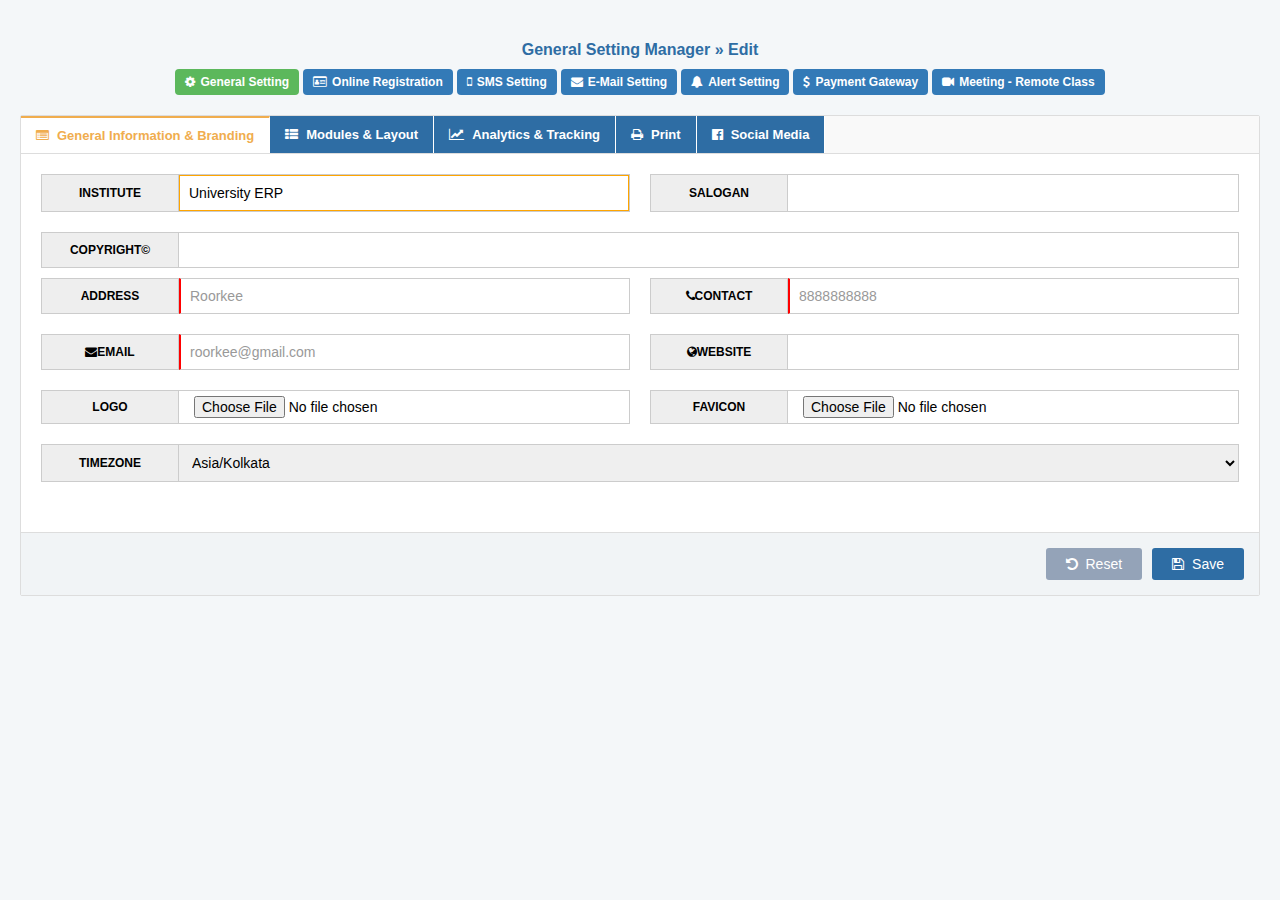
<file: admincontrolgeneral&brandingsetting.html>
<!DOCTYPE html>
<html lang="en">
<head>
    <meta charset="UTF-8">
    <meta name="viewport" content="width=device-width, initial-scale=1.0">
    <title>General Setting Manager - ERP90</title>
    <link rel="stylesheet" href="https://cdnjs.cloudflare.com/ajax/libs/font-awesome/4.7.0/css/font-awesome.min.css">
    
    <style>
        body { margin: 0; padding: 20px; background-color: #f4f7f9; font-family: 'Segoe UI', Tahoma, Geneva, Verdana, sans-serif; }
        .header-nav { text-align: center; margin-bottom: 20px; }
        .header-nav h4 { color: #2e6da4; margin-bottom: 10px; font-size: 16px; font-weight: bold; text-transform: capitalize; }
        
        /* Top Navigation Buttons */
        .nav-links { display: flex; justify-content: center; flex-wrap: wrap; gap: 4px; margin-bottom: 20px; }
        .btn-top {
            color: white !important;
            padding: 6px 10px;
            text-decoration: none;
            border-radius: 4px;
            font-size: 12px;
            display: flex;
            align-items: center;
            gap: 5px;
            font-weight: bold;
            background-color: #337ab7;
        }

        /* Tab System */
        .tab-container { background: #fff; border: 1px solid #ddd; border-radius: 2px; }
        .tabs { display: flex; background: #f9f9f9; border-bottom: 1px solid #ddd; flex-wrap: wrap; }
        .tab-link {
            padding: 10px 15px;
            text-decoration: none;
            color: white;
            font-size: 13px;
            font-weight: bold;
            display: flex;
            align-items: center;
            gap: 8px;
            background-color: #2e6da4;
            border-right: 1px solid #fff;
        }
        .tab-link.active { background-color: #fff; color: #f0ad4e; border-top: 2px solid #f0ad4e; }

        /* Form Layout */
        .form-body { padding: 20px; }
        .form-row { display: flex; flex-wrap: wrap; margin-bottom: 10px; align-items: stretch; }
        .label-box { 
            background: #eee; 
            border: 1px solid #ccc; 
            width: 120px; 
            padding: 8px; 
            font-size: 12px; 
            font-weight: bold; 
            display: flex; 
            align-items: center; 
            justify-content: center;
            text-transform: uppercase;
        }
        .input-box { flex: 1; border: 1px solid #ccc; border-left: none; }
        .input-box input, .input-box select { 
            width: 100%; 
            padding: 9px; 
            border: none; 
            outline: none; 
            font-size: 14px; 
            box-sizing: border-box;
        }
        .input-box input:focus { background-color: #fffdf0; }
        .red-line { border-left: 2px solid red !important; }

        /* Bottom Action Buttons */
        .footer-actions { 
            margin-top: 20px; 
            padding: 15px; 
            background: #f1f4f6; 
            display: flex; 
            justify-content: flex-end; 
            gap: 10px; 
            border-top: 1px solid #ddd;
        }
        .btn-footer {
            padding: 8px 20px;
            color: white !important;
            text-decoration: none;
            border-radius: 3px;
            font-size: 14px;
            display: flex;
            align-items: center;
            gap: 8px;
        }
    </style>
</head>
<body>

<div class="header-nav">
    <h4>General Setting Manager » <span>Edit</span></h4>
    
    <div class="nav-links">
        <a href="javascript:void(0);" onclick="settingAction('GENERAL_SETTING')" class="btn-top" style="background-color: #5cb85c;"><i class="fa fa-cog"></i> General Setting</a>
        <a href="javascript:void(0);" onclick="settingAction('ONLINE_REG')" class="btn-top"><i class="fa fa-id-card-o"></i> Online Registration</a>
        <a href="javascript:void(0);" onclick="settingAction('SMS_SETTING')" class="btn-top"><i class="fa fa-mobile"></i> SMS Setting</a>
        <a href="javascript:void(0);" onclick="settingAction('EMAIL_SETTING')" class="btn-top"><i class="fa fa-envelope"></i> E-Mail Setting</a>
        <a href="javascript:void(0);" onclick="settingAction('ALERT_SETTING')" class="btn-top"><i class="fa fa-bell"></i> Alert Setting</a>
        <a href="javascript:void(0);" onclick="settingAction('PAYMENT_GATEWAY')" class="btn-top"><i class="fa fa-dollar"></i> Payment Gateway</a>
        <a href="javascript:void(0);" onclick="settingAction('REMOTE_CLASS')" class="btn-top"><i class="fa fa-video-camera"></i> Meeting - Remote Class</a>
    </div>
</div>

<div class="tab-container">
    <div class="tabs">
        <a href="javascript:void(0);" onclick="settingAction('TAB_BRANDING')" class="tab-link active"><i class="fa fa-list-alt"></i> General Information & Branding</a>
        <a href="javascript:void(0);" onclick="settingAction('TAB_MODULES')" class="tab-link"><i class="fa fa-th-list"></i> Modules & Layout</a>
        <a href="javascript:void(0);" onclick="settingAction('TAB_ANALYTICS')" class="tab-link"><i class="fa fa-line-chart"></i> Analytics & Tracking</a>
        <a href="javascript:void(0);" onclick="settingAction('TAB_PRINT')" class="tab-link"><i class="fa fa-print"></i> Print</a>
        <a href="javascript:void(0);" onclick="settingAction('TAB_SOCIAL')" class="tab-link"><i class="fa fa-facebook-official"></i> Social Media</a>
    </div>

    <div class="form-body">
        <div style="display: flex; gap: 20px; margin-bottom: 10px;">
            <div class="form-row" style="flex: 1;">
                <div class="label-box">Institute</div>
                <div class="input-box"><input type="text" value="University ERP" style="border: 1px solid orange;"></div>
            </div>
            <div class="form-row" style="flex: 1;">
                <div class="label-box">Salogan</div>
                <div class="input-box"><input type="text" placeholder=""></div>
            </div>
        </div>

        <div class="form-row">
            <div class="label-box">Copyright©</div>
            <div class="input-box"><input type="text" placeholder=""></div>
        </div>

        <div style="display: flex; gap: 20px; margin-bottom: 10px;">
            <div class="form-row" style="flex: 1;">
                <div class="label-box">Address</div>
                <div class="input-box red-line"><input type="text" value="Roorkee" style="color: #999;"></div>
            </div>
            <div class="form-row" style="flex: 1;">
                <div class="label-box"><i class="fa fa-phone"></i> Contact</div>
                <div class="input-box red-line"><input type="text" value="8888888888" style="color: #999;"></div>
            </div>
        </div>

        <div style="display: flex; gap: 20px; margin-bottom: 10px;">
            <div class="form-row" style="flex: 1;">
                <div class="label-box"><i class="fa fa-envelope"></i> Email</div>
                <div class="input-box red-line"><input type="text" value="roorkee@gmail.com" style="color: #999;"></div>
            </div>
            <div class="form-row" style="flex: 1;">
                <div class="label-box"><i class="fa fa-globe"></i> Website</div>
                <div class="input-box"><input type="text" placeholder=""></div>
            </div>
        </div>

        <div style="display: flex; gap: 20px; margin-bottom: 10px;">
            <div class="form-row" style="flex: 1;">
                <div class="label-box">Logo</div>
                <div class="input-box" style="display: flex; align-items: center; padding-left: 10px; background: #fff;">
                    <input type="file" style="padding: 5px;">
                </div>
            </div>
            <div class="form-row" style="flex: 1;">
                <div class="label-box">Favicon</div>
                <div class="input-box" style="display: flex; align-items: center; padding-left: 10px; background: #fff;">
                    <input type="file" style="padding: 5px;">
                </div>
            </div>
        </div>

        <div class="form-row">
            <div class="label-box">Timezone</div>
            <div class="input-box">
                <select>
                    <option>Asia/Kolkata</option>
                </select>
            </div>
        </div>
    </div>

    <div class="footer-actions">
        <a href="javascript:void(0);" onclick="settingAction('RESET_FORM')" class="btn-footer" style="background-color: #94a3b8;"><i class="fa fa-undo"></i> Reset</a>
        <a href="javascript:void(0);" onclick="settingAction('SAVE_FORM')" class="btn-footer" style="background-color: #2e6da4;"><i class="fa fa-save"></i> Save</a>
    </div>
</div>

<script>
    // Master Function for all actions
    function settingAction(task) {
        console.log("Triggered Task: " + task);
        
        if(task === 'SAVE_FORM') {
            alert("Data saving process initiated. You can connect your PHP script here.");
        } else if(task === 'RESET_FORM') {
            if(confirm("Are you sure you want to reset all fields?")) {
                location.reload();
            }
        } else {
            alert("Switching to: " + task);
        }
    }
</script>

</body>
</html>
</file>
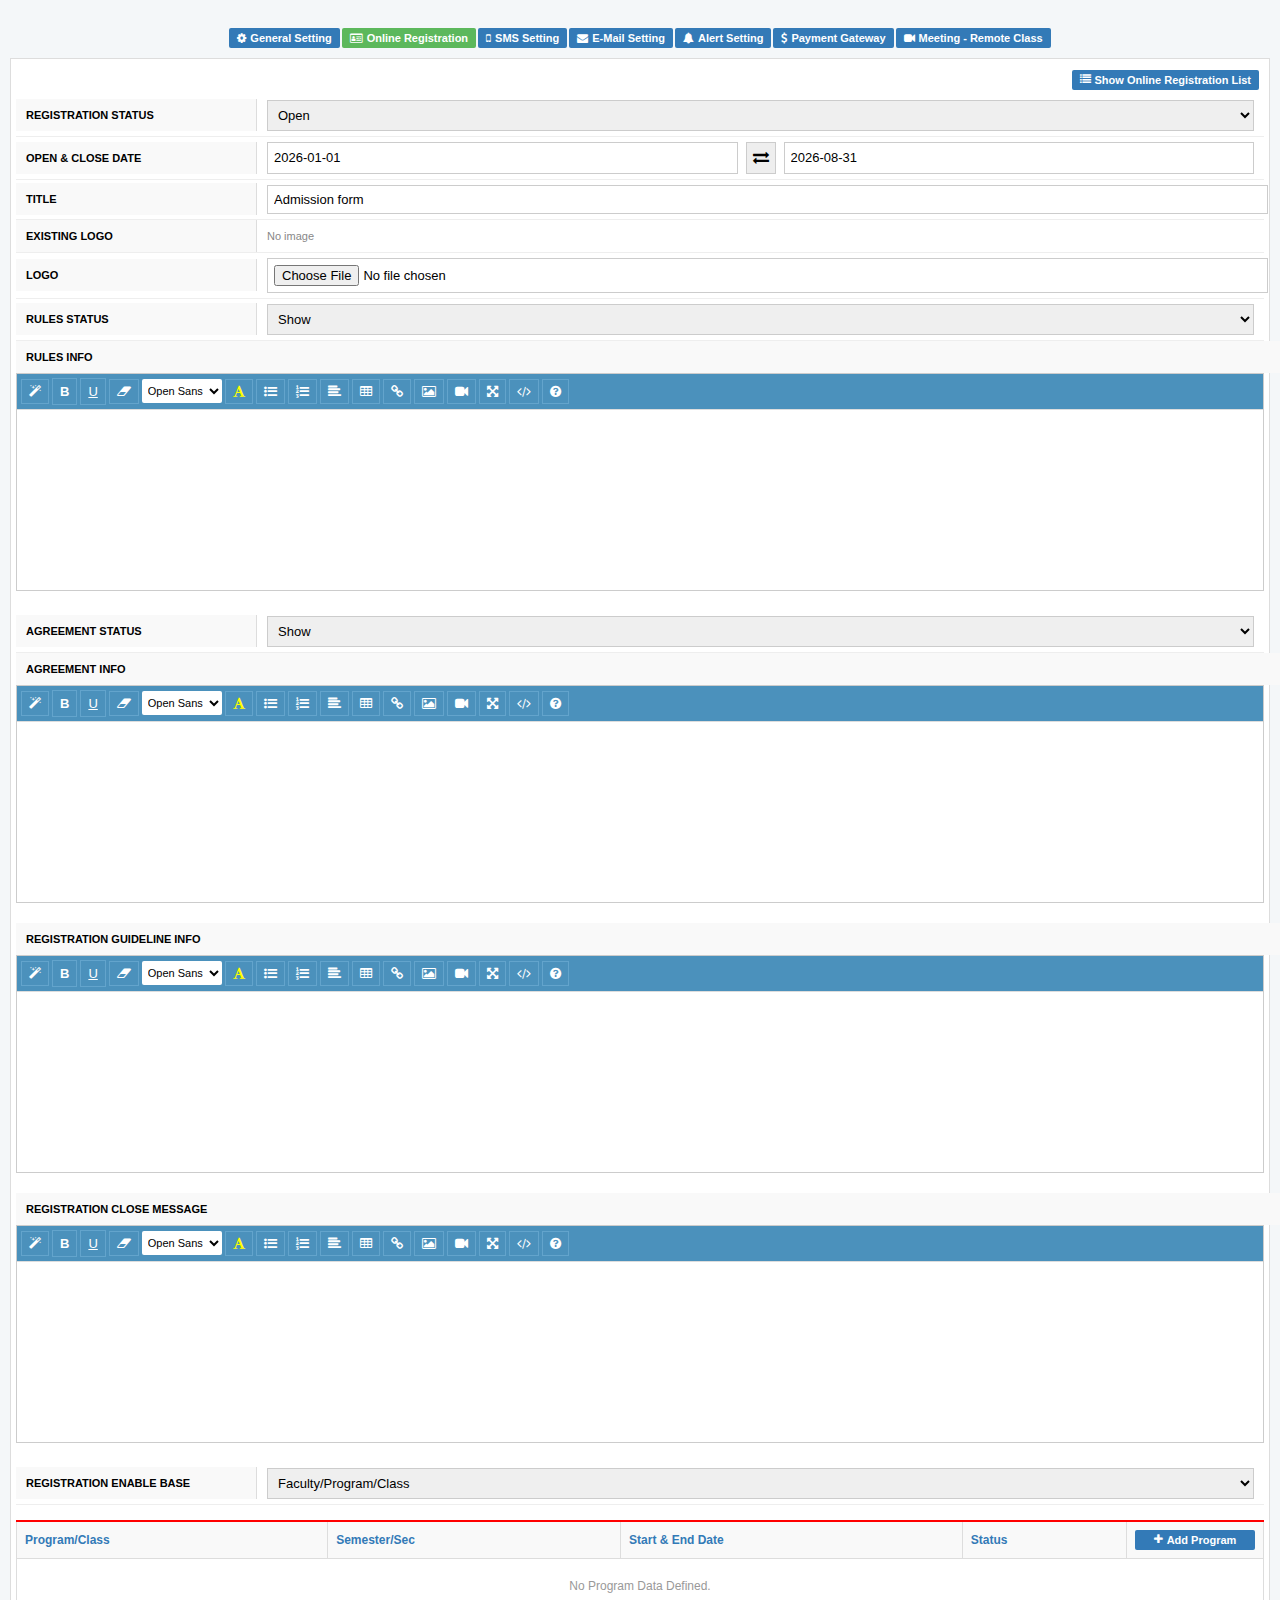
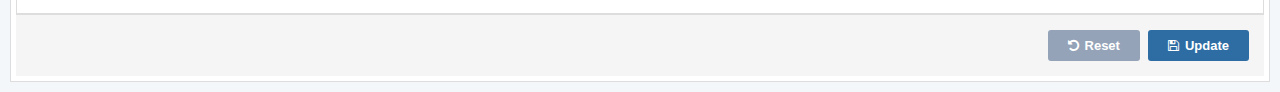
<file: admincontrolonlineregistration.html>
<!DOCTYPE html>
<html lang="en">
<head>
    <meta charset="UTF-8">
    <meta name="viewport" content="width=device-width, initial-scale=1.0">
    <title>ERP91 - Full Functional Editors</title>
    <link rel="stylesheet" href="https://cdnjs.cloudflare.com/ajax/libs/font-awesome/4.7.0/css/font-awesome.min.css">
    
    <style>
        body { margin: 0; padding: 10px; background-color: #f4f7f9; font-family: 'Segoe UI', Tahoma, Geneva, Verdana, sans-serif; }
        
        /* Navigation */
        .header-nav { text-align: center; margin-bottom: 10px; }
        .nav-links { display: flex; justify-content: center; flex-wrap: wrap; gap: 2px; }
        .btn-top {
            color: white !important; padding: 4px 8px; text-decoration: none; border-radius: 2px;
            font-size: 11px; display: flex; align-items: center; gap: 4px; background-color: #337ab7; font-weight: bold;
        }
        .btn-top.active { background-color: #5cb85c; }

        /* Form Structure */
        .main-box { background: #fff; border: 1px solid #ddd; padding: 5px; margin-top: 10px; }
        .row-item { display: flex; border-bottom: 1px solid #eee; align-items: center; }
        .label-side { width: 220px; background: #f9f9f9; padding: 10px; font-size: 11px; font-weight: bold; border-right: 1px solid #ddd; text-transform: uppercase; }
        .input-side { flex: 1; padding: 5px 10px; }
        .input-side input, .input-side select { width: 100%; padding: 6px; border: 1px solid #ccc; font-size: 13px; }

        /* Full Toolbar Style */
        .editor-container { border: 1px solid #ccc; margin-bottom: 20px; }
        .toolbar { background: #4b91bc; padding: 4px; display: flex; gap: 3px; flex-wrap: wrap; align-items: center; }
        .t-btn { 
            background: #4b91bc; border: 1px solid #63a4cc; color: white; padding: 5px 7px; 
            font-size: 13px; cursor: pointer; display: flex; align-items: center; justify-content: center;
        }
        .t-btn:hover { background: #357ebd; }
        .t-select { background: #fff; border: none; font-size: 11px; padding: 2px; height: 24px; border-radius: 2px; }
        .content-area { min-height: 150px; padding: 15px; background: #fff; overflow-y: auto; outline: none; border-top: 1px solid #ddd; font-size: 14px; }

        /* Table & Footer */
        .prog-table { width: 100%; border-collapse: collapse; margin-top: 15px; font-size: 12px; }
        .prog-table th { border: 1px solid #ddd; padding: 8px; background: #f9f9f9; color: #337ab7; text-align: left; border-top: 2px solid red; }
        .prog-table td { border: 1px solid #ddd; padding: 20px; text-align: center; color: #999; }
        
        .footer-bar { display: flex; justify-content: flex-end; gap: 8px; padding: 15px; background: #f5f5f5; border-top: 1px solid #ddd; }
        .btn-footer { padding: 8px 20px; color: white !important; text-decoration: none; border-radius: 3px; font-size: 13px; font-weight: bold; display: flex; align-items: center; gap: 6px; }
    </style>
</head>
<body>
    <br>
<div class="header-nav">
    <div class="nav-links">
        <a href="javascript:void(0);" onclick="jsAction('GENERAL')" class="btn-top"><i class="fa fa-cog"></i> General Setting</a>
        <a href="javascript:void(0);" onclick="jsAction('ONLINE_REG')" class="btn-top active"><i class="fa fa-id-card-o"></i> Online Registration</a>
        <a href="javascript:void(0);" onclick="jsAction('SMS')" class="btn-top"><i class="fa fa-mobile"></i> SMS Setting</a>
        <a href="javascript:void(0);" onclick="jsAction('EMAIL')" class="btn-top"><i class="fa fa-envelope"></i> E-Mail Setting</a>
        <a href="javascript:void(0);" onclick="jsAction('ALERT')" class="btn-top"><i class="fa fa-bell"></i> Alert Setting</a>
        <a href="javascript:void(0);" onclick="jsAction('PAYMENT')" class="btn-top"><i class="fa fa-dollar"></i> Payment Gateway</a>
        <a href="javascript:void(0);" onclick="jsAction('MEETING')" class="btn-top"><i class="fa fa-video-camera"></i> Meeting - Remote Class</a>
    </div>
</div>

<div class="main-box">
    <div style="text-align: right; padding: 5px;">
        <a href="javascript:void(0);" onclick="jsAction('SHOW_LIST')" class="btn-top" style="display:inline-flex; background:#337ab7;"><i class="fa fa-list"></i> Show Online Registration List</a>
    </div>

    <div class="row-item"><div class="label-side">Registration Status</div><div class="input-side"><select><option>Open</option><option>Closed</option></select></div></div>
    
    <div class="row-item">
        <div class="label-side">Open & Close Date</div>
        <div class="input-side" style="display: flex; gap: 8px;">
            <input type="text" value="2026-01-01">
            <span style="padding: 6px; background: #eee; border: 1px solid #ccc;"><i class="fa fa-exchange"></i></span>
            <input type="text" value="2026-08-31">
        </div>
    </div>

    <div class="row-item"><div class="label-side">Title</div><div class="input-side"><input type="text" value="Admission form"></div></div>
    <div class="row-item"><div class="label-side">Existing Logo</div><div class="input-side" style="font-size: 11px; color:#888;">No image</div></div>
    <div class="row-item"><div class="label-side">Logo</div><div class="input-side"><input type="file"></div></div>
    <div class="row-item"><div class="label-side">Rules Status</div><div class="input-side"><select><option>Show</option><option>Hide</option></select></div></div>

    <div id="editor-sections">
        
        <div class="label-side" style="width: 100%; border-right: none;">Rules Info</div>
        <div class="editor-container">
            <div class="toolbar">
                <button class="t-btn"><i class="fa fa-magic"></i></button>
                <button class="t-btn"><b>B</b></button>
                <button class="t-btn"><u>U</u></button>
                <button class="t-btn"><i class="fa fa-eraser"></i></button>
                <select class="t-select"><option>Open Sans</option></select>
                <button class="t-btn" style="color: yellow;"><i class="fa fa-font"></i></button>
                <button class="t-btn"><i class="fa fa-list-ul"></i></button>
                <button class="t-btn"><i class="fa fa-list-ol"></i></button>
                <button class="t-btn"><i class="fa fa-align-left"></i></button>
                <button class="t-btn"><i class="fa fa-table"></i></button>
                <button class="t-btn"><i class="fa fa-link"></i></button>
                <button class="t-btn"><i class="fa fa-picture-o"></i></button>
                <button class="t-btn"><i class="fa fa-video-camera"></i></button>
                <button class="t-btn"><i class="fa fa-arrows-alt"></i></button>
                <button class="t-btn"><i class="fa fa-code"></i></button>
                <button class="t-btn"><i class="fa fa-question-circle"></i></button>
            </div>
            <div class="content-area" contenteditable="true"></div>
        </div>

        <div class="row-item"><div class="label-side">Agreement Status</div><div class="input-side"><select><option>Show</option></select></div></div>

        <div class="label-side" style="width: 100%; border-right: none;">Agreement Info</div>
        <div class="editor-container">
            <div class="toolbar">
                <button class="t-btn"><i class="fa fa-magic"></i></button>
                <button class="t-btn"><b>B</b></button>
                <button class="t-btn"><u>U</u></button>
                <button class="t-btn"><i class="fa fa-eraser"></i></button>
                <select class="t-select"><option>Open Sans</option></select>
                <button class="t-btn" style="color: yellow;"><i class="fa fa-font"></i></button>
                <button class="t-btn"><i class="fa fa-list-ul"></i></button>
                <button class="t-btn"><i class="fa fa-list-ol"></i></button>
                <button class="t-btn"><i class="fa fa-align-left"></i></button>
                <button class="t-btn"><i class="fa fa-table"></i></button>
                <button class="t-btn"><i class="fa fa-link"></i></button>
                <button class="t-btn"><i class="fa fa-picture-o"></i></button>
                <button class="t-btn"><i class="fa fa-video-camera"></i></button>
                <button class="t-btn"><i class="fa fa-arrows-alt"></i></button>
                <button class="t-btn"><i class="fa fa-code"></i></button>
                <button class="t-btn"><i class="fa fa-question-circle"></i></button>
            </div>
            <div class="content-area" contenteditable="true"></div>
        </div>

        <div class="label-side" style="width: 100%; border-right: none;">Registration Guideline Info</div>
        <div class="editor-container">
            <div class="toolbar">
                <button class="t-btn"><i class="fa fa-magic"></i></button>
                <button class="t-btn"><b>B</b></button>
                <button class="t-btn"><u>U</u></button>
                <button class="t-btn"><i class="fa fa-eraser"></i></button>
                <select class="t-select"><option>Open Sans</option></select>
                <button class="t-btn" style="color: yellow;"><i class="fa fa-font"></i></button>
                <button class="t-btn"><i class="fa fa-list-ul"></i></button>
                <button class="t-btn"><i class="fa fa-list-ol"></i></button>
                <button class="t-btn"><i class="fa fa-align-left"></i></button>
                <button class="t-btn"><i class="fa fa-table"></i></button>
                <button class="t-btn"><i class="fa fa-link"></i></button>
                <button class="t-btn"><i class="fa fa-picture-o"></i></button>
                <button class="t-btn"><i class="fa fa-video-camera"></i></button>
                <button class="t-btn"><i class="fa fa-arrows-alt"></i></button>
                <button class="t-btn"><i class="fa fa-code"></i></button>
                <button class="t-btn"><i class="fa fa-question-circle"></i></button>
            </div>
            <div class="content-area" contenteditable="true"></div>
        </div>

        <div class="label-side" style="width: 100%; border-right: none;">Registration Close Message</div>
        <div class="editor-container">
            <div class="toolbar">
                <button class="t-btn"><i class="fa fa-magic"></i></button>
                <button class="t-btn"><b>B</b></button>
                <button class="t-btn"><u>U</u></button>
                <button class="t-btn"><i class="fa fa-eraser"></i></button>
                <select class="t-select"><option>Open Sans</option></select>
                <button class="t-btn" style="color: yellow;"><i class="fa fa-font"></i></button>
                <button class="t-btn"><i class="fa fa-list-ul"></i></button>
                <button class="t-btn"><i class="fa fa-list-ol"></i></button>
                <button class="t-btn"><i class="fa fa-align-left"></i></button>
                <button class="t-btn"><i class="fa fa-table"></i></button>
                <button class="t-btn"><i class="fa fa-link"></i></button>
                <button class="t-btn"><i class="fa fa-picture-o"></i></button>
                <button class="t-btn"><i class="fa fa-video-camera"></i></button>
                <button class="t-btn"><i class="fa fa-arrows-alt"></i></button>
                <button class="t-btn"><i class="fa fa-code"></i></button>
                <button class="t-btn"><i class="fa fa-question-circle"></i></button>
            </div>
            <div class="content-area" contenteditable="true"></div>
        </div>
    </div>

    <div class="row-item"><div class="label-side">Registration Enable Base</div><div class="input-side"><select><option>Faculty/Program/Class</option></select></div></div>

    <table class="prog-table">
        <thead>
            <tr>
                <th>Program/Class</th>
                <th>Semester/Sec</th>
                <th>Start & End Date</th>
                <th>Status</th>
                <th style="width: 120px;">
                    <a href="javascript:void(0);" onclick="jsAction('ADD_PROG')" class="btn-top" style="background:#337ab7; justify-content:center;"><i class="fa fa-plus"></i> Add Program</a>
                </th>
            </tr>
        </thead>
        <tbody>
            <tr><td colspan="5">No Program Data Defined.</td></tr>
        </tbody>
    </table>

    <div class="footer-bar">
        <a href="javascript:void(0);" onclick="jsAction('RESET')" class="btn-footer" style="background:#94a3b8;"><i class="fa fa-undo"></i> Reset</a>
        <a href="javascript:void(0);" onclick="jsAction('UPDATE')" class="btn-footer" style="background:#2e6da4;"><i class="fa fa-save"></i> Update</a>
    </div>
</div>

<script>
    // General Action Handler
    function jsAction(task) {
        console.log("Triggered Task: " + task);
        alert("JavaScript Call: " + task);
        
        // After PHP integration, you can use:
        // window.location.href = "process_reg.php?task=" + task;
    }

    // Individual Icon Action placeholder
    document.querySelectorAll('.t-btn').forEach(button => {
        button.onclick = function() {
            let iconClass = this.querySelector('i') ? this.querySelector('i').className : 'Text';
            console.log("Toolbar click: " + iconClass);
        };
    });
</script>

</body>
</html>
</file>
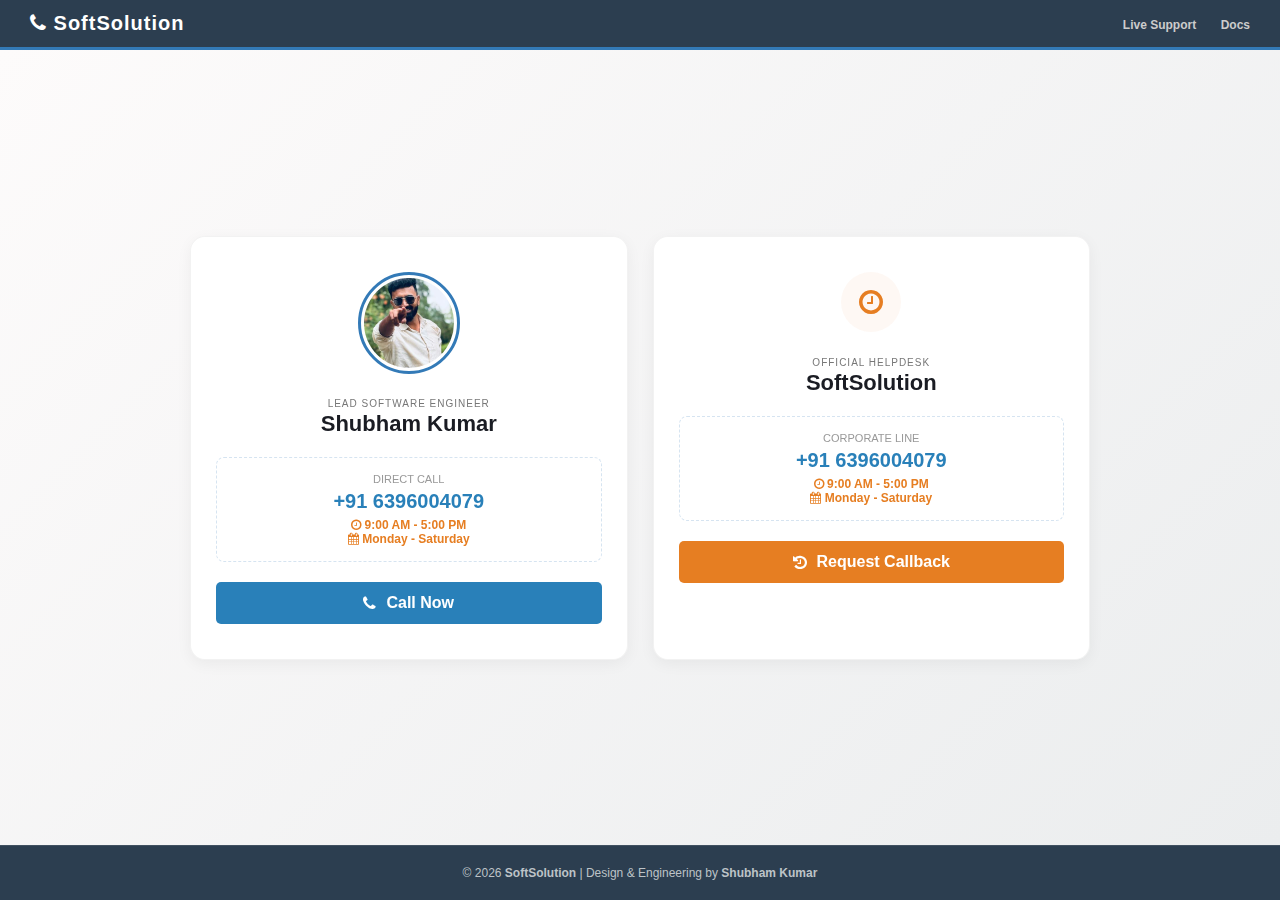
<file: admincontrolphoneinfo.html>
<!DOCTYPE html>
<html lang="en">
<head>
    <meta charset="UTF-8">
    <meta name="viewport" content="width=device-width, initial-scale=1.0">
    <title>Contact Support | SoftSolution</title>
    <link rel="stylesheet" href="https://cdnjs.cloudflare.com/ajax/libs/font-awesome/4.7.0/css/font-awesome.min.css">
    <style>
        /* Hidden Scrollbar par scrolling functional rahegi */
        ::-webkit-scrollbar { display: none; }
        
        :root {
            --topbar-bg: #2c3e50; 
            --footer-bg: #2c3e50;
            --portal-bg: #fff; 
            --accent-blue: #337ab7; 
            --call-blue: #2980b9;
            --timing-orange: #e67e22;
            --card-glass: rgba(255, 255, 255, 0.95);
            --text-main: #333;
            --text-dim: #777;
        }

        body { 
            margin: 0; padding: 0; 
            background: var(--portal-bg); 
            color: var(--text-main);
            font-family: 'Segoe UI', Tahoma, sans-serif;
            height: 100vh;
            overflow: hidden; 
            display: flex;
            flex-direction: column;
        }

        /* Topbar Style */
        .topbar { 
            background: var(--topbar-bg); 
            color: white; 
            padding: 12px 30px; 
            display: flex; 
            justify-content: space-between; 
            align-items: center; 
            border-bottom: 3px solid var(--accent-blue);
        }
        .logo-section { font-size: 20px; font-weight: bold; letter-spacing: 1px; }
        .logo-section span { color: var(--accent-blue); }
        .nav-links a { color: #ccc; text-decoration: none; margin-left: 20px; font-size: 12px; font-weight: bold; }

        /* Middle Section */
        .viewport {
            flex: 1;
            display: flex;
            align-items: center;
            justify-content: center;
            padding: 20px;
            background: linear-gradient(135deg, #fdfbfb 0%, #ebedee 100%);
        }

        .main-panel {
            width: 100%;
            max-width: 900px;
            display: grid;
            grid-template-columns: 1fr 1fr;
            gap: 25px;
        }

        /* Glass Cards */
        .glass-card {
            background: var(--card-glass);
            backdrop-filter: blur(10px);
            border: 1px solid rgba(0,0,0,0.05);
            border-radius: 15px;
            padding: 35px 25px;
            text-align: center;
            transition: 0.4s ease;
            box-shadow: 0 4px 15px rgba(0,0,0,0.05);
        }
        .glass-card:hover { 
            transform: translateY(-8px); 
            border-color: var(--timing-orange);
        }

        /* Profile Image */
        .profile-img {
            width: 90px;
            height: 90px;
            border-radius: 50%;
            object-fit: cover;
            margin-bottom: 15px;
            border: 3px solid var(--accent-blue);
            padding: 3px;
            background: #fff;
        }

        .icon-circle {
            width: 60px;
            height: 60px;
            background: rgba(230, 126, 34, 0.05);
            border-radius: 50%;
            display: flex;
            align-items: center;
            justify-content: center;
            margin: 0 auto 20px;
            font-size: 28px;
            color: var(--timing-orange);
        }

        h2 { margin: 0; font-size: 22px; color: #1a1c23; }
        small { color: var(--text-dim); text-transform: uppercase; font-size: 10px; letter-spacing: 1px; }

        .info-box {
            margin: 20px 0;
            padding: 15px;
            background: #fff;
            border-radius: 8px;
            border: 1px dashed rgba(51, 122, 183, 0.2);
        }
        .phone-num {
            color: var(--call-blue);
            font-size: 20px;
            font-weight: bold;
            display: block;
            margin-bottom: 5px;
        }
        .timing-info {
            font-size: 12px;
            color: var(--timing-orange);
            font-weight: bold;
        }

        /* Action Buttons */
        .btn-call {
            display: flex;
            align-items: center;
            justify-content: center;
            gap: 10px;
            background: var(--call-blue);
            color: white !important;
            padding: 12px;
            border-radius: 5px;
            font-weight: bold;
            text-decoration: none;
            cursor: pointer;
            transition: 0.3s;
        }
        .btn-call:hover { background: #1f6391; box-shadow: 0 8px 20px rgba(41, 128, 185, 0.2); }

        /* Footer */
        .footer {
            background: var(--footer-bg);
            color: #bdc3c7;
            padding: 20px;
            text-align: center;
            font-size: 12px;
            border-top: 1px solid rgba(255,255,255,0.1);
        }
    </style>
</head>
<body>

<div class="topbar">
    <div class="logo-section"><i class="fa fa-phone"></i> SoftSolution</div>
    <div class="nav-links">
        <a href="javascript:void(0);" onclick="jsLog('Support Status')">Live Support</a>
        <a href="javascript:void(0);" onclick="jsLog('Documentation')">Docs</a>
    </div>
</div>

<div class="viewport">
    <div class="main-panel">
        
        <div class="glass-card">
            <img src="shubham.png" alt="Shubham Kumar" class="profile-img">
            <br>
            <small>Lead Software Engineer</small>
            <h2>Shubham Kumar</h2>
            
            <div class="info-box">
                <span style="font-size: 11px; color:#999; display:block; margin-bottom:5px;">DIRECT CALL</span>
                <a class="phone-num">+91 6396004079</a>
                <div class="timing-info">
                    <i class="fa fa-clock-o"></i> 9:00 AM - 5:00 PM <br>
                    <i class="fa fa-calendar"></i> Monday - Saturday
                </div>
            </div>
            
            <a class="btn-call" onclick="makeCall('+916396004079')">
                <i class="fa fa-phone"></i> Call Now
            </a>
        </div>

        <div class="glass-card">
            <div class="icon-circle"><i class="fa fa-clock-o"></i></div>
            <small>Official Helpdesk</small>
            <h2>SoftSolution</h2>
            
            <div class="info-box">
                <span style="font-size: 11px; color:#999; display:block; margin-bottom:5px;">CORPORATE LINE</span>
                <a class="phone-num">+91 6396004079</a>
                <div class="timing-info">
                    <i class="fa fa-clock-o"></i> 9:00 AM - 5:00 PM <br>
                    <i class="fa fa-calendar"></i> Monday - Saturday
                </div>
            </div>
            
            <a class="btn-call" style="background: var(--timing-orange);" onclick="jsLog('Request Callback')">
                <i class="fa fa-history"></i> Request Callback
            </a>
        </div>

    </div>
</div>

<footer class="footer">
    &copy; 2026 <b>SoftSolution</b> | Design & Engineering by <b>Shubham Kumar</b>
</footer>

<script>
    function jsLog(msg) {
        console.log("PHP-Log: " + msg);
        alert("Action: " + msg);
    }

    function makeCall(number) {
        console.log("SUCCESS: Initializing System Call to " + number);
        window.location.href = "tel:" + number;
    }
</script>

</body>
</html>
</file>
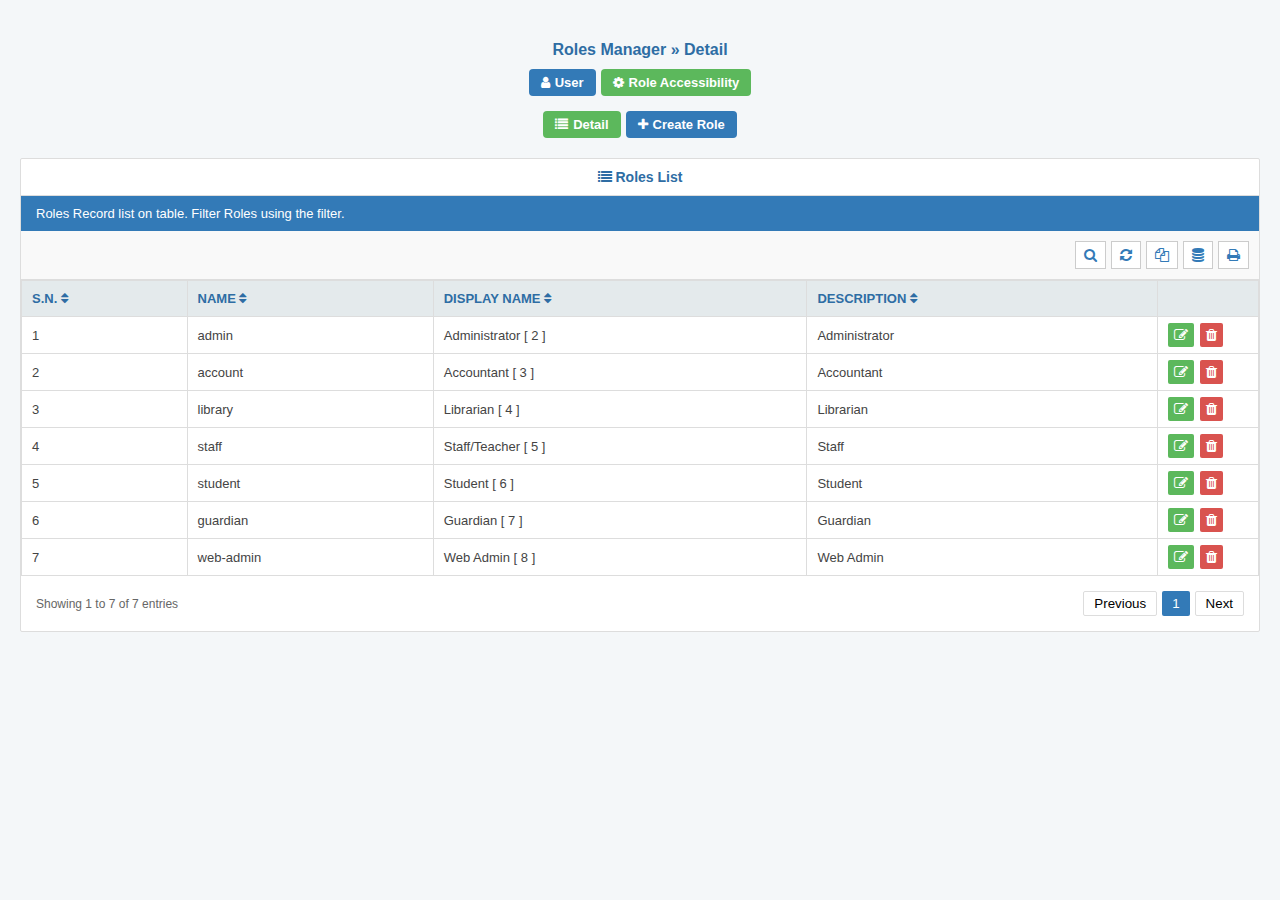
<file: admincontrolroles&permission.html>
<!DOCTYPE html>
<html lang="en">
<head>
    <meta charset="UTF-8">
    <meta name="viewport" content="width=device-width, initial-scale=1.0">
    <title>Roles Manager - ERP89 Full Data</title>
    <link rel="stylesheet" href="https://cdnjs.cloudflare.com/ajax/libs/font-awesome/4.7.0/css/font-awesome.min.css">
    
    <style>
        body { margin: 0; padding: 20px; background-color: #f4f7f9; font-family: 'Segoe UI', Tahoma, Geneva, Verdana, sans-serif; }
        .header-nav { text-align: center; margin-bottom: 20px; }
        .header-nav h4 { color: #2e6da4; margin-bottom: 10px; font-size: 16px; font-weight: bold; }
        .nav-links { display: flex; justify-content: center; gap: 5px; margin-bottom: 15px; }
        
        .btn-top {
            color: white !important;
            padding: 6px 12px;
            text-decoration: none;
            border-radius: 4px;
            font-size: 13px;
            display: flex;
            align-items: center;
            gap: 5px;
            font-weight: bold;
        }

        .list-box { background: #fff; border: 1px solid #ddd; border-radius: 2px; }
        .list-title { padding: 10px; color: #2e6da4; font-weight: bold; text-align: center; font-size: 14px; border-bottom: 1px solid #ddd; }
        .info-strip { background-color: #337ab7; color: white; padding: 10px 15px; font-size: 13px; }

        .utility-bar { padding: 10px; display: flex; justify-content: flex-end; gap: 5px; background: #f9f9f9; border-bottom: 1px solid #ddd; }
        .icon-tool { border: 1px solid #ccc; padding: 5px 8px; color: #337ab7; text-decoration: none; background: #fff; font-size: 14px; }

        table { width: 100%; border-collapse: collapse; font-size: 13px; }
        thead { background: #e4eaec; }
        th { border: 1px solid #ddd; padding: 10px; color: #2e6da4; text-align: left; text-transform: uppercase; }
        td { border: 1px solid #ddd; padding: 10px; vertical-align: middle; color: #444; }
        
        .btn-action { padding: 4px 6px; color: white !important; border-radius: 2px; font-size: 14px; text-decoration: none; margin-right: 2px; }

        .pagination-area { padding: 15px; display: flex; justify-content: space-between; align-items: center; font-size: 12px; color: #666; }
        .page-num { background: #337ab7; color: white; border: none; padding: 4px 10px; cursor: pointer; border-radius: 2px; }
        .btn-page { background: #fff; border: 1px solid #ddd; padding: 4px 10px; cursor: pointer; border-radius: 2px; }
    </style>
</head>
<body>

<div class="header-nav">
    <h4>Roles Manager » <span>Detail</span></h4>
    <div class="nav-links">
        <a href="javascript:void(0);" onclick="rolesAction('USER_PAGE')" class="btn-top" style="background-color: #337ab7;"><i class="fa fa-user"></i> User</a>
        <a href="javascript:void(0);" onclick="rolesAction('ROLE_ACCESSIBILITY')" class="btn-top" style="background-color: #5cb85c;"><i class="fa fa-cog"></i> Role Accessibility</a>
    </div>
    <div class="nav-links">
        <a href="javascript:void(0);" onclick="rolesAction('DETAIL_LIST')" class="btn-top" style="background-color: #5cb85c;"><i class="fa fa-list"></i> Detail</a>
        <a href="javascript:void(0);" onclick="rolesAction('CREATE_NEW')" class="btn-top" style="background-color: #337ab7;"><i class="fa fa-plus"></i> Create Role</a>
    </div>
</div>

<div class="list-box">
    <div class="list-title"><i class="fa fa-list"></i> Roles List</div>
    
    <div class="info-strip">
        Roles Record list on table. Filter Roles using the filter.
    </div>

    <div class="utility-bar">
        <a href="javascript:void(0);" onclick="rolesAction('SEARCH_TOOL')" class="icon-tool"><i class="fa fa-search"></i></a>
        <a href="javascript:void(0);" onclick="location.reload();" class="icon-tool"><i class="fa fa-refresh"></i></a>
        <a href="javascript:void(0);" onclick="rolesAction('COPY_DATA')" class="icon-tool"><i class="fa fa-copy"></i></a>
        <a href="javascript:void(0);" onclick="rolesAction('DB_TOOL')" class="icon-tool"><i class="fa fa-database"></i></a>
        <a href="javascript:void(0);" onclick="window.print();" class="icon-tool"><i class="fa fa-print"></i></a>
    </div>

    <table>
        <thead>
            <tr>
                <th>S.N. <i class="fa fa-sort"></i></th>
                <th>NAME <i class="fa fa-sort"></i></th>
                <th>DISPLAY NAME <i class="fa fa-sort"></i></th>
                <th>DESCRIPTION <i class="fa fa-sort"></i></th>
                <th style="width: 80px;"></th>
            </tr>
        </thead>
        <tbody>
            <tr>
                <td>1</td>
                <td>admin</td>
                <td>Administrator [ 2 ]</td>
                <td>Administrator</td>
                <td>
                    <a href="javascript:void(0);" onclick="editRole(1)" class="btn-action" style="background-color: #5cb85c;"><i class="fa fa-edit"></i></a>
                    <a href="javascript:void(0);" onclick="deleteRole(1)" class="btn-action" style="background-color: #d9534f;"><i class="fa fa-trash"></i></a>
                </td>
            </tr>
            <tr>
                <td>2</td>
                <td>account</td>
                <td>Accountant [ 3 ]</td>
                <td>Accountant</td>
                <td>
                    <a href="javascript:void(0);" onclick="editRole(2)" class="btn-action" style="background-color: #5cb85c;"><i class="fa fa-edit"></i></a>
                    <a href="javascript:void(0);" onclick="deleteRole(2)" class="btn-action" style="background-color: #d9534f;"><i class="fa fa-trash"></i></a>
                </td>
            </tr>
            <tr>
                <td>3</td>
                <td>library</td>
                <td>Librarian [ 4 ]</td>
                <td>Librarian</td>
                <td>
                    <a href="javascript:void(0);" onclick="editRole(3)" class="btn-action" style="background-color: #5cb85c;"><i class="fa fa-edit"></i></a>
                    <a href="javascript:void(0);" onclick="deleteRole(3)" class="btn-action" style="background-color: #d9534f;"><i class="fa fa-trash"></i></a>
                </td>
            </tr>
            <tr>
                <td>4</td>
                <td>staff</td>
                <td>Staff/Teacher [ 5 ]</td>
                <td>Staff</td>
                <td>
                    <a href="javascript:void(0);" onclick="editRole(4)" class="btn-action" style="background-color: #5cb85c;"><i class="fa fa-edit"></i></a>
                    <a href="javascript:void(0);" onclick="deleteRole(4)" class="btn-action" style="background-color: #d9534f;"><i class="fa fa-trash"></i></a>
                </td>
            </tr>
            <tr>
                <td>5</td>
                <td>student</td>
                <td>Student [ 6 ]</td>
                <td>Student</td>
                <td>
                    <a href="javascript:void(0);" onclick="editRole(5)" class="btn-action" style="background-color: #5cb85c;"><i class="fa fa-edit"></i></a>
                    <a href="javascript:void(0);" onclick="deleteRole(5)" class="btn-action" style="background-color: #d9534f;"><i class="fa fa-trash"></i></a>
                </td>
            </tr>
            <tr>
                <td>6</td>
                <td>guardian</td>
                <td>Guardian [ 7 ]</td>
                <td>Guardian</td>
                <td>
                    <a href="javascript:void(0);" onclick="editRole(6)" class="btn-action" style="background-color: #5cb85c;"><i class="fa fa-edit"></i></a>
                    <a href="javascript:void(0);" onclick="deleteRole(6)" class="btn-action" style="background-color: #d9534f;"><i class="fa fa-trash"></i></a>
                </td>
            </tr>
            <tr>
                <td>7</td>
                <td>web-admin</td>
                <td>Web Admin [ 8 ]</td>
                <td>Web Admin</td>
                <td>
                    <a href="javascript:void(0);" onclick="editRole(7)" class="btn-action" style="background-color: #5cb85c;"><i class="fa fa-edit"></i></a>
                    <a href="javascript:void(0);" onclick="deleteRole(7)" class="btn-action" style="background-color: #d9534f;"><i class="fa fa-trash"></i></a>
                </td>
            </tr>
        </tbody>
    </table>

    <div class="pagination-area">
        <div>Showing 1 to 7 of 7 entries</div>
        <div style="display: flex; gap: 5px;">
            <button class="btn-page" onclick="rolesAction('PREV')">Previous</button>
            <button class="page-num">1</button>
            <button class="btn-page" onclick="rolesAction('NEXT')">Next</button>
        </div>
    </div>
</div>

<script>
    // Master function for all buttons
    function rolesAction(type) {
        console.log("System Action: " + type);
        // Yahan aap bad me PHP connect kar sakte hain:
        // window.location.href = "roles_handler.php?action=" + type;
        alert("JS Call: " + type);
    }

    // Row specific Edit/Delete
    function editRole(id) {
        alert("Editing Record ID: " + id);
    }

    function deleteRole(id) {
        if(confirm("Are you sure you want to delete this role?")) {
            alert("Deleting Record ID: " + id);
        }
    }
</script>

</body>
</html>
</file>
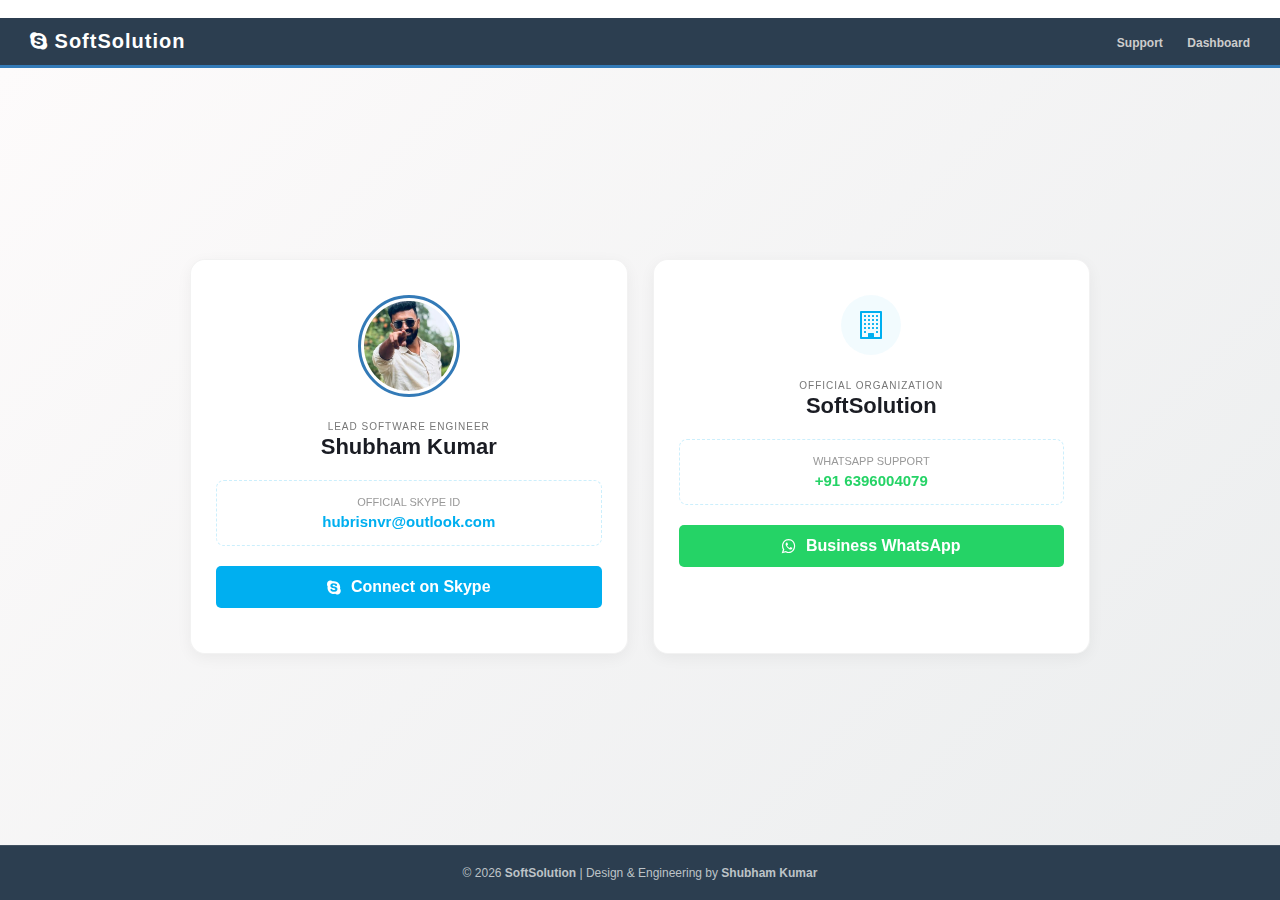
<file: admincontrolskype.html>
<!DOCTYPE html>
<html lang="en">
<head>
    <meta charset="UTF-8">
    <meta name="viewport" content="width=device-width, initial-scale=1.0">
    <title>Skype Contact | SoftSolution</title>
    <link rel="stylesheet" href="https://cdnjs.cloudflare.com/ajax/libs/font-awesome/4.7.0/css/font-awesome.min.css">
    <style>
        /* Hidden Scrollbar par scrolling functional rahegi */
        ::-webkit-scrollbar { display: none; }
        
        :root {
            --topbar-bg: #2c3e50; 
            --footer-bg: #2c3e50;
            --portal-bg: #fff; 
            --accent-blue: #337ab7; 
            --skype-blue: #00aff0;
            --whatsapp-green: #25d366;
            --card-glass: rgba(255, 255, 255, 0.95);
            --text-main: #333;
            --text-dim: #777;
        }

        body { 
            margin: 0; padding: 0; 
            background: var(--portal-bg); 
            color: var(--text-main);
            font-family: 'Segoe UI', Tahoma, sans-serif;
            height: 100vh;
            overflow: hidden; 
            display: flex;
            flex-direction: column;
        }

        /* Topbar Style */
        .topbar { 
            background: var(--topbar-bg); 
            color: white; 
            padding: 12px 30px; 
            display: flex; 
            justify-content: space-between; 
            align-items: center; 
            border-bottom: 3px solid var(--accent-blue);
        }
        .logo-section { font-size: 20px; font-weight: bold; letter-spacing: 1px; }
        .logo-section span { color: var(--accent-blue); }
        .nav-links a { color: #ccc; text-decoration: none; margin-left: 20px; font-size: 12px; font-weight: bold; }

        /* Middle Section */
        .viewport {
            flex: 1;
            display: flex;
            align-items: center;
            justify-content: center;
            padding: 20px;
            background: linear-gradient(135deg, #fdfbfb 0%, #ebedee 100%);
        }

        .main-panel {
            width: 100%;
            max-width: 900px;
            display: grid;
            grid-template-columns: 1fr 1fr;
            gap: 25px;
        }

        /* Glass Cards */
        .glass-card {
            background: var(--card-glass);
            backdrop-filter: blur(10px);
            border: 1px solid rgba(0,0,0,0.05);
            border-radius: 15px;
            padding: 35px 25px;
            text-align: center;
            transition: 0.4s ease;
            box-shadow: 0 4px 15px rgba(0,0,0,0.05);
        }
        .glass-card:hover { 
            transform: translateY(-8px); 
            border-color: var(--skype-blue);
        }

        /* Profile Image Styling */
        .profile-img {
            width: 90px;
            height: 90px;
            border-radius: 50%;
            object-fit: cover;
            margin-bottom: 15px;
            border: 3px solid var(--accent-blue);
            padding: 3px;
            background: #fff;
        }

        .icon-circle {
            width: 60px;
            height: 60px;
            background: rgba(0, 175, 240, 0.05);
            border-radius: 50%;
            display: flex;
            align-items: center;
            justify-content: center;
            margin: 0 auto 20px;
            font-size: 28px;
            color: var(--skype-blue);
        }

        h2 { margin: 0; font-size: 22px; color: #1a1c23; }
        small { color: var(--text-dim); text-transform: uppercase; font-size: 10px; letter-spacing: 1px; }

        .info-box {
            margin: 20px 0;
            padding: 15px;
            background: #fff;
            border-radius: 8px;
            border: 1px dashed rgba(0, 175, 240, 0.2);
        }
        .skype-id {
            color: var(--skype-blue);
            font-size: 15px;
            font-weight: bold;
            display: block;
            word-break: break-all;
        }

        /* Action Buttons */
        .btn-skype {
            display: flex;
            align-items: center;
            justify-content: center;
            gap: 10px;
            background: var(--skype-blue);
            color: white !important;
            padding: 12px;
            border-radius: 5px;
            font-weight: bold;
            text-decoration: none;
            cursor: pointer;
            transition: 0.3s;
            margin-bottom: 10px;
        }
        .btn-skype:hover { background: #008cc0; box-shadow: 0 8px 20px rgba(0, 175, 240, 0.2); }

        /* Footer */
        .footer {
            background: var(--footer-bg);
            color: #bdc3c7;
            padding: 20px;
            text-align: center;
            font-size: 12px;
            border-top: 1px solid rgba(255,255,255,0.1);
        }
    </style>
</head>
<body>
<br>
<div class="topbar">
    <div class="logo-section"><i class="fa fa-skype"></i> SoftSolution</div>
    <div class="nav-links">
        <a href="javascript:void(0);" onclick="jsLog('Support')">Support</a>
        <a href="javascript:void(0);" onclick="jsLog('Dashboard')">Dashboard</a>
    </div>
</div>

<div class="viewport">
    <div class="main-panel">
        
        <div class="glass-card">
            <img src="shubham.png" alt="Shubham Kumar" class="profile-img">
            <br>
            <small>Lead Software Engineer</small>
            <h2>Shubham Kumar</h2>
            
            <div class="info-box">
                <span style="font-size: 11px; color:#999; display:block; margin-bottom:5px;">OFFICIAL SKYPE ID</span>
                <a class="skype-id">hubrisnvr@outlook.com</a>
            </div>
            
            <a class="btn-skype" onclick="openSkype('hubrisnvr@outlook.com')">
                <i class="fa fa-skype"></i> Connect on Skype
            </a>
        </div>

        <div class="glass-card">
            <div class="icon-circle"><i class="fa fa-building-o"></i></div>
            <small>Official Organization</small>
            <h2>SoftSolution</h2>
            
            <div class="info-box">
                <span style="font-size: 11px; color:#999; display:block; margin-bottom:5px;">WHATSAPP SUPPORT</span>
                <a class="skype-id" style="color:var(--whatsapp-green);">+91 6396004079</a>
            </div>
            
            <a class="btn-skype" style="background: var(--whatsapp-green);" onclick="openWA()">
                <i class="fa fa-whatsapp"></i> Business WhatsApp
            </a>
        </div>

    </div>
</div>

<footer class="footer">
    &copy; 2026 <b>SoftSolution</b> | Design & Engineering by <b>Shubham Kumar</b>
</footer>

<script>
    function jsLog(msg) {
        console.log("PHP-Log: " + msg);
        alert("Action: " + msg);
    }

    function openSkype(id) {
        console.log("SUCCESS: Initializing Skype Call/Chat to: " + id);
        window.location.href = `skype:${id}?chat`;
    }

    function openWA() {
        const phone = "916396004079";
        console.log("SUCCESS: Opening WhatsApp Support");
        window.open(`https://wa.me/${phone}`, '_blank');
    }
</script>

</body>
</html>
</file>
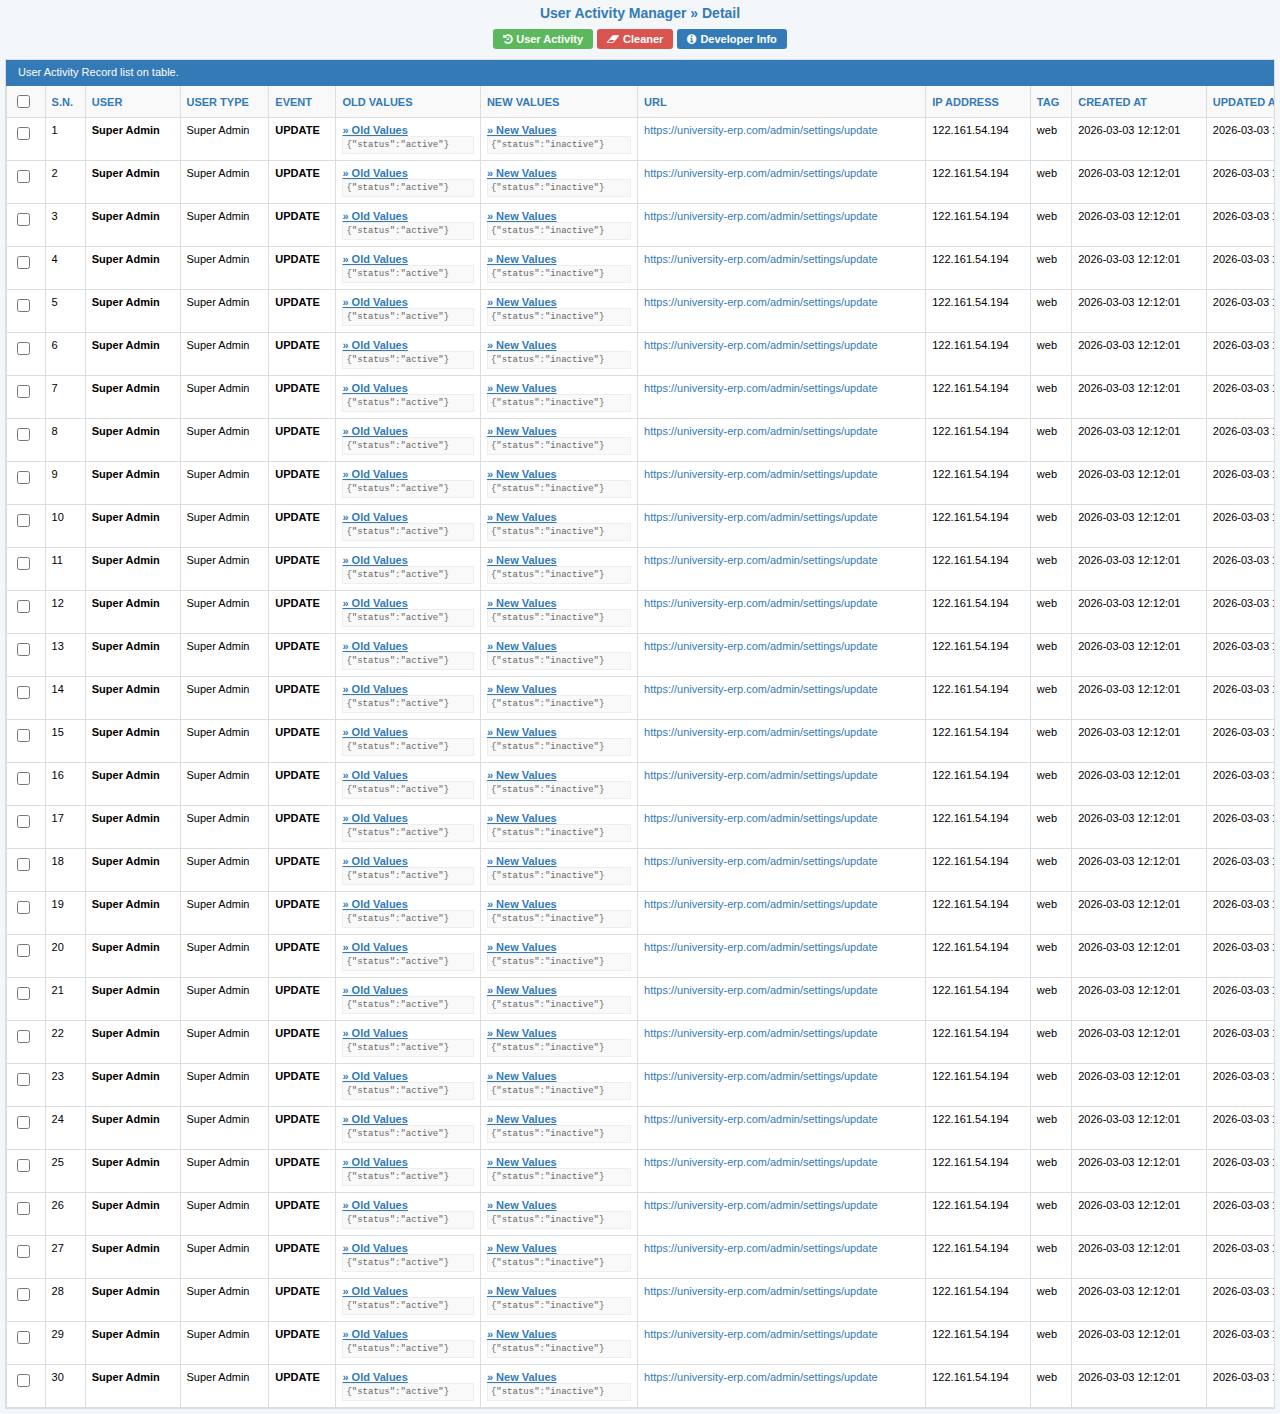
<file: admincontroluseractivity.html>
<!DOCTYPE html>
<html lang="en">
<head>
    <meta charset="UTF-8">
    <meta name="viewport" content="width=device-width, initial-scale=1.0">
    <title>ERP98 - Button Fixed Version</title>
    <link rel="stylesheet" href="https://cdnjs.cloudflare.com/ajax/libs/font-awesome/4.7.0/css/font-awesome.min.css">
    <style>
        body { margin: 0; padding: 5px; background-color: #f4f7f9; font-family: 'Segoe UI', Tahoma, sans-serif; font-size: 11px; }
        .page-title { text-align: center; color: #337ab7; font-size: 14px; margin-bottom: 8px; font-weight: bold; }
        
        /* Nav */
        .top-nav { display: flex; justify-content: center; gap: 4px; margin-bottom: 10px; }
        .btn-nav { color: white !important; text-decoration: none; padding: 4px 10px; border-radius: 3px; font-weight: bold; cursor: pointer; display: inline-flex; align-items: center; gap: 4px; }
        .blue-btn { background: #337ab7; }
        .green-btn { background: #5cb85c; }
        .red-btn { background: #d9534f; }

        /* Table */
        .table-container { background: #fff; border: 1px solid #ddd; overflow-x: auto; }
        .blue-info-bar { background: #337ab7; color: white; padding: 6px 12px; font-size: 11px; }
        
        .data-table { width: 100%; border-collapse: collapse; min-width: 1400px; }
        .data-table th { background: #f9f9f9; border: 1px solid #ddd; padding: 6px; text-align: left; color: #337ab7; border-top: 2px solid #337ab7; }
        .data-table td { border: 1px solid #ddd; padding: 6px; vertical-align: top; }

        .val-link { color: #337ab7; text-decoration: underline; font-weight: bold; cursor: pointer; display: block; }
        .val-box { background: #f9f9f9; border: 1px solid #eee; padding: 3px; font-family: monospace; font-size: 9px; color: #666; }
        
        .btn-delete { background: #d9534f; color: white !important; padding: 3px 6px; border-radius: 2px; text-decoration: none; cursor: pointer; }
    </style>
</head>
<body>

<div class="page-title">User Activity Manager » <span>Detail</span></div>

<div class="top-nav">
    <a class="btn-nav green-btn" onclick="runPHP('User Activity')"><i class="fa fa-history"></i> User Activity</a>
    <a class="btn-nav red-btn" onclick="runPHP('Cleaner')"><i class="fa fa-eraser"></i> Cleaner</a>
    <a class="btn-nav blue-btn" onclick="runPHP('Dev Info')"><i class="fa fa-info-circle"></i> Developer Info</a>
</div>

<div class="table-container">
    <div class="blue-info-bar">User Activity Record list on table.</div>
    
    <table class="data-table">
        <thead>
            <tr>
                <th><input type="checkbox"></th>
                <th>S.N.</th>
                <th>USER</th>
                <th>USER TYPE</th>
                <th>EVENT</th>
                <th>OLD VALUES</th>
                <th>NEW VALUES</th>
                <th>URL</th>
                <th>IP ADDRESS</th>
                <th>TAG</th>
                <th>CREATED AT</th>
                <th>UPDATED AT</th>
                <th>ACTION</th>
            </tr>
        </thead>
        <tbody id="mainBody">
            </tbody>
    </table>
</div>

<script>
    // Universal function for ALL buttons
    function runPHP(actionName) {
        // Yeh console mein 100% dikhega
        console.log("SUCCESS: Button Clicked -> " + actionName);
        alert("Action Triggered: " + actionName + "\nCheck Console (F12) to see logic.");
    }

    function initPage() {
        const body = document.getElementById('mainBody');
        for (let i = 1; i <= 30; i++) {
            let row = `
                <tr>
                    <td><input type="checkbox"></td>
                    <td>${i}</td>
                    <td><b>Super Admin</b></td>
                    <td>Super Admin</td>
                    <td><b>UPDATE</b></td>
                    <td>
                        <a class="val-link" onclick="runPHP('View Old Values Row ${i}')">» Old Values</a>
                        <div class="val-box">{"status":"active"}</div>
                    </td>
                    <td>
                        <a class="val-link" onclick="runPHP('View New Values Row ${i}')">» New Values</a>
                        <div class="val-box">{"status":"inactive"}</div>
                    </td>
                    <td style="color:#337ab7;">https://university-erp.com/admin/settings/update</td>
                    <td>122.161.54.194</td>
                    <td>web</td>
                    <td>2026-03-03 12:12:01</td>
                    <td>2026-03-03 12:12:01</td>
                    <td align="center">
                        <a class="btn-delete" onclick="runPHP('Delete ID ${i}')"><i class="fa fa-trash"></i></a>
                    </td>
                </tr>`;
            body.innerHTML += row;
        }
    }

    // Initialize content
    window.onload = initPage;
</script>

</body>
</html>
</file>
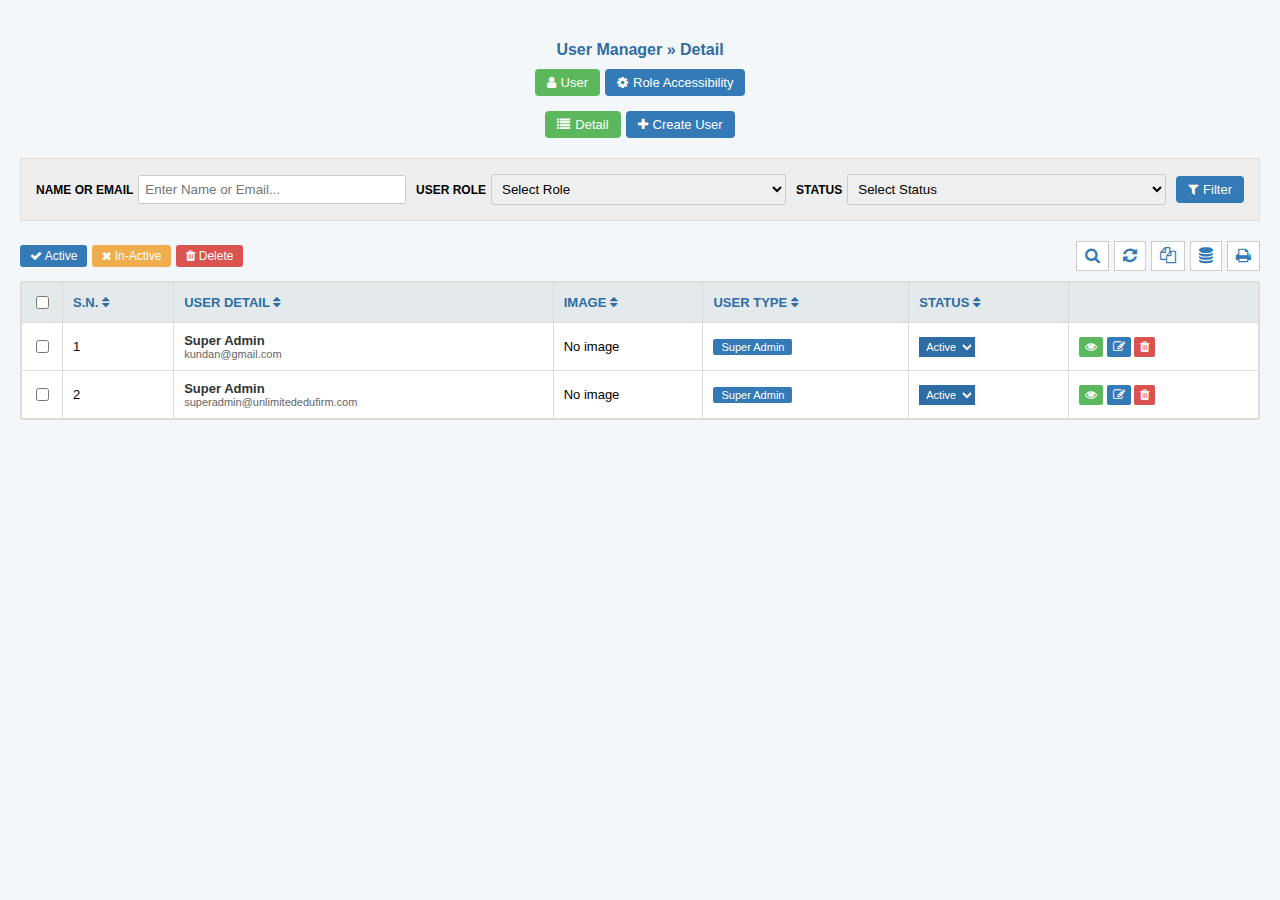
<file: admincontrolusers.html>
<!DOCTYPE html>
<html lang="en">
<head>
    <meta charset="UTF-8">
    <meta name="viewport" content="width=device-width, initial-scale=1.0">
    <title>User Manager - ERP88</title>
    <link rel="stylesheet" href="https://cdnjs.cloudflare.com/ajax/libs/font-awesome/4.7.0/css/font-awesome.min.css">
    
    <style>
        body { 
            margin: 0; 
            padding: 20px; 
            background-color: #f4f7f9; 
            font-family: 'Segoe UI', Tahoma, Geneva, Verdana, sans-serif;
        }

        /* Header Navigation */
        .header-nav { text-align: center; margin-bottom: 20px; }
        .header-nav h4 { color: #2e6da4; margin-bottom: 10px; font-size: 16px; }
        .nav-links { display: flex; justify-content: center; gap: 5px; margin-bottom: 15px; }
        
        .btn-top {
            color: white !important;
            padding: 6px 12px;
            text-decoration: none;
            border-radius: 4px;
            font-size: 13px;
            display: flex;
            align-items: center;
            gap: 5px;
        }

        /* Filter Section */
        .filter-container {
            background: #eee;
            border: 1px solid #ddd;
            padding: 15px;
            display: flex;
            flex-wrap: wrap;
            gap: 10px;
            align-items: center;
            margin-bottom: 20px;
        }
        .filter-group { display: flex; align-items: center; gap: 5px; flex: 1; min-width: 200px; }
        .filter-group label { font-size: 12px; font-weight: bold; text-transform: uppercase; white-space: nowrap; }
        .filter-group input, .filter-group select { 
            width: 100%; 
            padding: 6px; 
            border: 1px solid #ccc; 
            border-radius: 2px;
        }

        /* Bulk & Search Tools */
        .tool-bar {
            display: flex;
            justify-content: space-between;
            align-items: center;
            margin-bottom: 10px;
        }
        .bulk-btns { display: flex; gap: 5px; }
        .action-icons { display: flex; gap: 5px; }
        
        .btn-sm {
            padding: 4px 10px;
            color: white !important;
            text-decoration: none;
            font-size: 12px;
            border-radius: 3px;
        }
        .icon-tool {
            border: 1px solid #ccc;
            padding: 5px 8px;
            color: #337ab7;
            text-decoration: none;
            background: #fff;
        }

        /* Table Design */
        .table-box { background: #fff; border: 1px solid #ddd; border-radius: 2px; }
        table { width: 100%; border-collapse: collapse; font-size: 13px; }
        thead { background: #e4eaec; }
        th { 
            border: 1px solid #ddd; 
            padding: 10px; 
            color: #2e6da4; 
            text-align: left;
            text-transform: uppercase;
        }
        td { border: 1px solid #ddd; padding: 10px; vertical-align: middle; }
        
        .user-info { color: #333; font-weight: bold; }
        .user-email { font-size: 11px; color: #666; font-weight: normal; }
        
        /* Status Badges */
        .badge-role { background: #337ab7; color: white; padding: 2px 8px; border-radius: 2px; font-size: 11px; }
        .status-select { background: #2e6da4; color: white; border: none; padding: 3px; font-size: 11px; }

        /* Action Buttons in Table */
        .btn-action {
            padding: 3px 6px;
            color: white !important;
            border-radius: 2px;
            font-size: 12px;
            text-decoration: none;
        }
    </style>
</head>
<body>

<div class="header-nav">
    <h4>User Manager » <span>Detail</span></h4>
    <div class="nav-links">
        <a href="javascript:void(0);" onclick="userManagerAction('USER')" class="btn-top" style="background-color: #5cb85c;"><i class="fa fa-user"></i> User</a>
        <a href="javascript:void(0);" onclick="userManagerAction('ROLE')" class="btn-top" style="background-color: #337ab7;"><i class="fa fa-cog"></i> Role Accessibility</a>
    </div>
    <div class="nav-links">
        <a href="javascript:void(0);" onclick="userManagerAction('DETAIL')" class="btn-top" style="background-color: #5cb85c;"><i class="fa fa-list"></i> Detail</a>
        <a href="javascript:void(0);" onclick="userManagerAction('CREATE')" class="btn-top" style="background-color: #337ab7;"><i class="fa fa-plus"></i> Create User</a>
    </div>
</div>

<div class="filter-container">
    <div class="filter-group">
        <label>Name or Email</label>
        <input type="text" id="filter_search" placeholder="Enter Name or Email...">
    </div>
    <div class="filter-group">
        <label>User Role</label>
        <select id="filter_role">
            <option>Select Role</option>
        </select>
    </div>
    <div class="filter-group">
        <label>Status</label>
        <select id="filter_status">
            <option>Select Status</option>
        </select>
    </div>
    <a href="javascript:void(0);" onclick="userManagerAction('FILTER')" class="btn-top" style="background-color: #337ab7;"><i class="fa fa-filter"></i> Filter</a>
</div>

<div class="tool-bar">
    <div class="bulk-btns">
        <a href="javascript:void(0);" onclick="bulkAction('ACTIVE')" class="btn-sm" style="background-color: #337ab7;"><i class="fa fa-check"></i> Active</a>
        <a href="javascript:void(0);" onclick="bulkAction('INACTIVE')" class="btn-sm" style="background-color: #f0ad4e;"><i class="fa fa-times"></i> In-Active</a>
        <a href="javascript:void(0);" onclick="bulkAction('DELETE')" class="btn-sm" style="background-color: #d9534f;"><i class="fa fa-trash"></i> Delete</a>
    </div>
    <div class="action-icons">
        <a href="javascript:void(0);" class="icon-tool"><i class="fa fa-search"></i></a>
        <a href="javascript:void(0);" onclick="location.reload();" class="icon-tool"><i class="fa fa-refresh"></i></a>
        <a href="javascript:void(0);" class="icon-tool"><i class="fa fa-copy"></i></a>
        <a href="javascript:void(0);" class="icon-tool"><i class="fa fa-database"></i></a>
        <a href="javascript:void(0);" onclick="window.print();" class="icon-tool"><i class="fa fa-print"></i></a>
    </div>
</div>

<div class="table-box">
    <table>
        <thead>
            <tr>
                <th style="width: 20px;"><input type="checkbox" id="selectAll"></th>
                <th>S.N. <i class="fa fa-sort"></i></th>
                <th>User Detail <i class="fa fa-sort"></i></th>
                <th>Image <i class="fa fa-sort"></i></th>
                <th>User Type <i class="fa fa-sort"></i></th>
                <th>Status <i class="fa fa-sort"></i></th>
                <th></th>
            </tr>
        </thead>
        <tbody>
            <tr>
                <td><input type="checkbox" class="user-check"></td>
                <td>1</td>
                <td>
                    <div class="user-info">Super Admin</div>
                    <div class="user-email">kundan@gmail.com</div>
                </td>
                <td>No image</td>
                <td><span class="badge-role">Super Admin</span></td>
                <td>
                    <select class="status-select">
                        <option>Active</option>
                    </select>
                </td>
                <td>
                    <a href="javascript:void(0);" onclick="rowAction('VIEW', 1)" class="btn-action" style="background-color: #5cb85c;"><i class="fa fa-eye"></i></a>
                    <a href="javascript:void(0);" onclick="rowAction('EDIT', 1)" class="btn-action" style="background-color: #337ab7;"><i class="fa fa-edit"></i></a>
                    <a href="javascript:void(0);" onclick="rowAction('DELETE', 1)" class="btn-action" style="background-color: #d9534f;"><i class="fa fa-trash"></i></a>
                </td>
            </tr>
            <tr>
                <td><input type="checkbox" class="user-check"></td>
                <td>2</td>
                <td>
                    <div class="user-info">Super Admin</div>
                    <div class="user-email">superadmin@unlimitededufirm.com</div>
                </td>
                <td>No image</td>
                <td><span class="badge-role">Super Admin</span></td>
                <td>
                    <select class="status-select">
                        <option>Active</option>
                    </select>
                </td>
                <td>
                    <a href="javascript:void(0);" onclick="rowAction('VIEW', 2)" class="btn-action" style="background-color: #5cb85c;"><i class="fa fa-eye"></i></a>
                    <a href="javascript:void(0);" onclick="rowAction('EDIT', 2)" class="btn-action" style="background-color: #337ab7;"><i class="fa fa-edit"></i></a>
                    <a href="javascript:void(0);" onclick="rowAction('DELETE', 2)" class="btn-action" style="background-color: #d9534f;"><i class="fa fa-trash"></i></a>
                </td>
            </tr>
        </tbody>
    </table>
</div>

<script>
    // General Actions for Header & Filters
    function userManagerAction(actionType) {
        console.log("Triggering Action: " + actionType);
        // PHP Integration Point: window.location.href = "user_process.php?action=" + actionType;
        alert("Action: " + actionType + " called via JavaScript.");
    }

    // Bulk Actions (Active, In-Active, Delete)
    function bulkAction(type) {
        let selected = document.querySelectorAll('.user-check:checked').length;
        alert("Bulk " + type + " triggered for " + selected + " users.");
    }

    // Individual Row Actions
    function rowAction(type, id) {
        alert("Row ID: " + id + " | Action: " + type);
    }

    // Select All Checkbox Logic
    document.getElementById('selectAll').addEventListener('change', function() {
        const checkboxes = document.querySelectorAll('.user-check');
        checkboxes.forEach(cb => cb.checked = this.checked);
    });
</script>

</body>
</html>
</file>
<file: style.css>
* {
    margin: 0;
    padding: 0;
    box-sizing: border-box;
}

body {
    font-family: 'Poppins', sans-serif;
    height: 100vh;
    width: 100vw;
    overflow: hidden; /* Isse scroll bar poori tarah hat jayega */
    transition: all 0.4s ease;
}

/* THEMES */
body.theme-light {
    background: linear-gradient(135deg, #f0f4ff 0%, #e6e9ff 100%);
    color: #333;
}
body.theme-light .university-name { color: #1a3c87; }
body.theme-light .erp-title { color: #0d6efd; }
body.theme-light .greeting { color: #555; }
body.theme-light .login-card { background: white; box-shadow: 0 10px 40px rgba(0,0,0,0.08); border: 1px solid #e0e8ff; }
body.theme-light .form-control-lg { background: white; color: #333; border: 1px solid #ced4da; }
body.theme-light .theme-link.active { color: #0d6efd; }

body.theme-dark {
    background: linear-gradient(135deg, #afb4bcb3 0%, #1e293b 100%);
    color: #e2e8f0;
}
body.theme-dark .login-card { background: #afb4bcb3; border: 1px solid rgba(148,163,184,0.2); backdrop-filter: blur(10px); }
body.theme-dark .form-control-lg { background: rgba(51,65,85,0.6); color: #e2e8f0; border: 1px solid #475569; }

body.theme-blur {
    background: linear-gradient(135deg, #afb4bcb3, #0f172a 100%);
    color: #e2e8f0;
}
body.theme-blur::before {
    content: ""; position: absolute; inset: 0; background: #afb4bcb3; backdrop-filter: blur(8px); z-index: -1;
}
body.theme-blur .login-card { background: rgba(30,41,59,0.35); border: 1px solid rgba(148,163,184,0.18); backdrop-filter: blur(16px); }

/* COMMON STYLES */
.logo .graduation-cap { font-size: 5rem; } /* Font thoda kam kiya taaki fit ho sake */
.university-name { font-size: 3rem; font-weight: 700; margin: 5px 0; }
.erp-title { font-size: 1.4rem; font-weight: 500; }
.greeting { font-size: 1rem; margin-top: 5px; }

.login-card { width: 100%; max-width: 450px; border-radius: 16px; overflow: hidden; }
.login-heading { font-weight: 600; font-size: 1.3rem; }
.form-control-lg { padding: 0.75rem 1rem; border-radius: 10px; font-size: 0.95rem; }
.input-icon { position: absolute; right: 16px; top: 50%; transform: translateY(-50%); font-size: 1.2rem; }
.eye-icon { cursor: pointer; user-select: none; transition: color 0.2s; }

.login-btn { padding: 0.7rem 1.8rem; font-size: 1rem; border-radius: 10px; background: #0d6efd; border: none; transition: all 0.3s; color: white; }
.login-btn:hover { background: #0b5ed7; transform: translateY(-2px); }

.quick-link { color: inherit; text-decoration: none; font-weight: 500; font-size: 0.9rem; }
.quick-link:hover { text-decoration: underline; }

.theme-toggle { position: absolute; top: 15px; right: 15px; font-size: 0.85rem; z-index: 10; }
.theme-link { text-decoration: none; color: inherit; }
.theme-link.active { font-weight: 600; }

.copyright { font-size: 0.85rem; color: #e2e8f0; }
.hand-emoji { font-size: 1.3rem; margin-right: 8px; }

/* RESPONSIVE */
@media (max-width: 576px) {
    .logo .graduation-cap { font-size: 3.5rem; }
    .university-name { font-size: 2.2rem; }
    .login-card { margin: 0 15px; }
    .card-body { padding: 1.2rem !important; }
}

#loginError { animation: fadeIn 0.3s; }
@keyframes fadeIn { from { opacity: 0; } to { opacity: 1; } }
</file>
